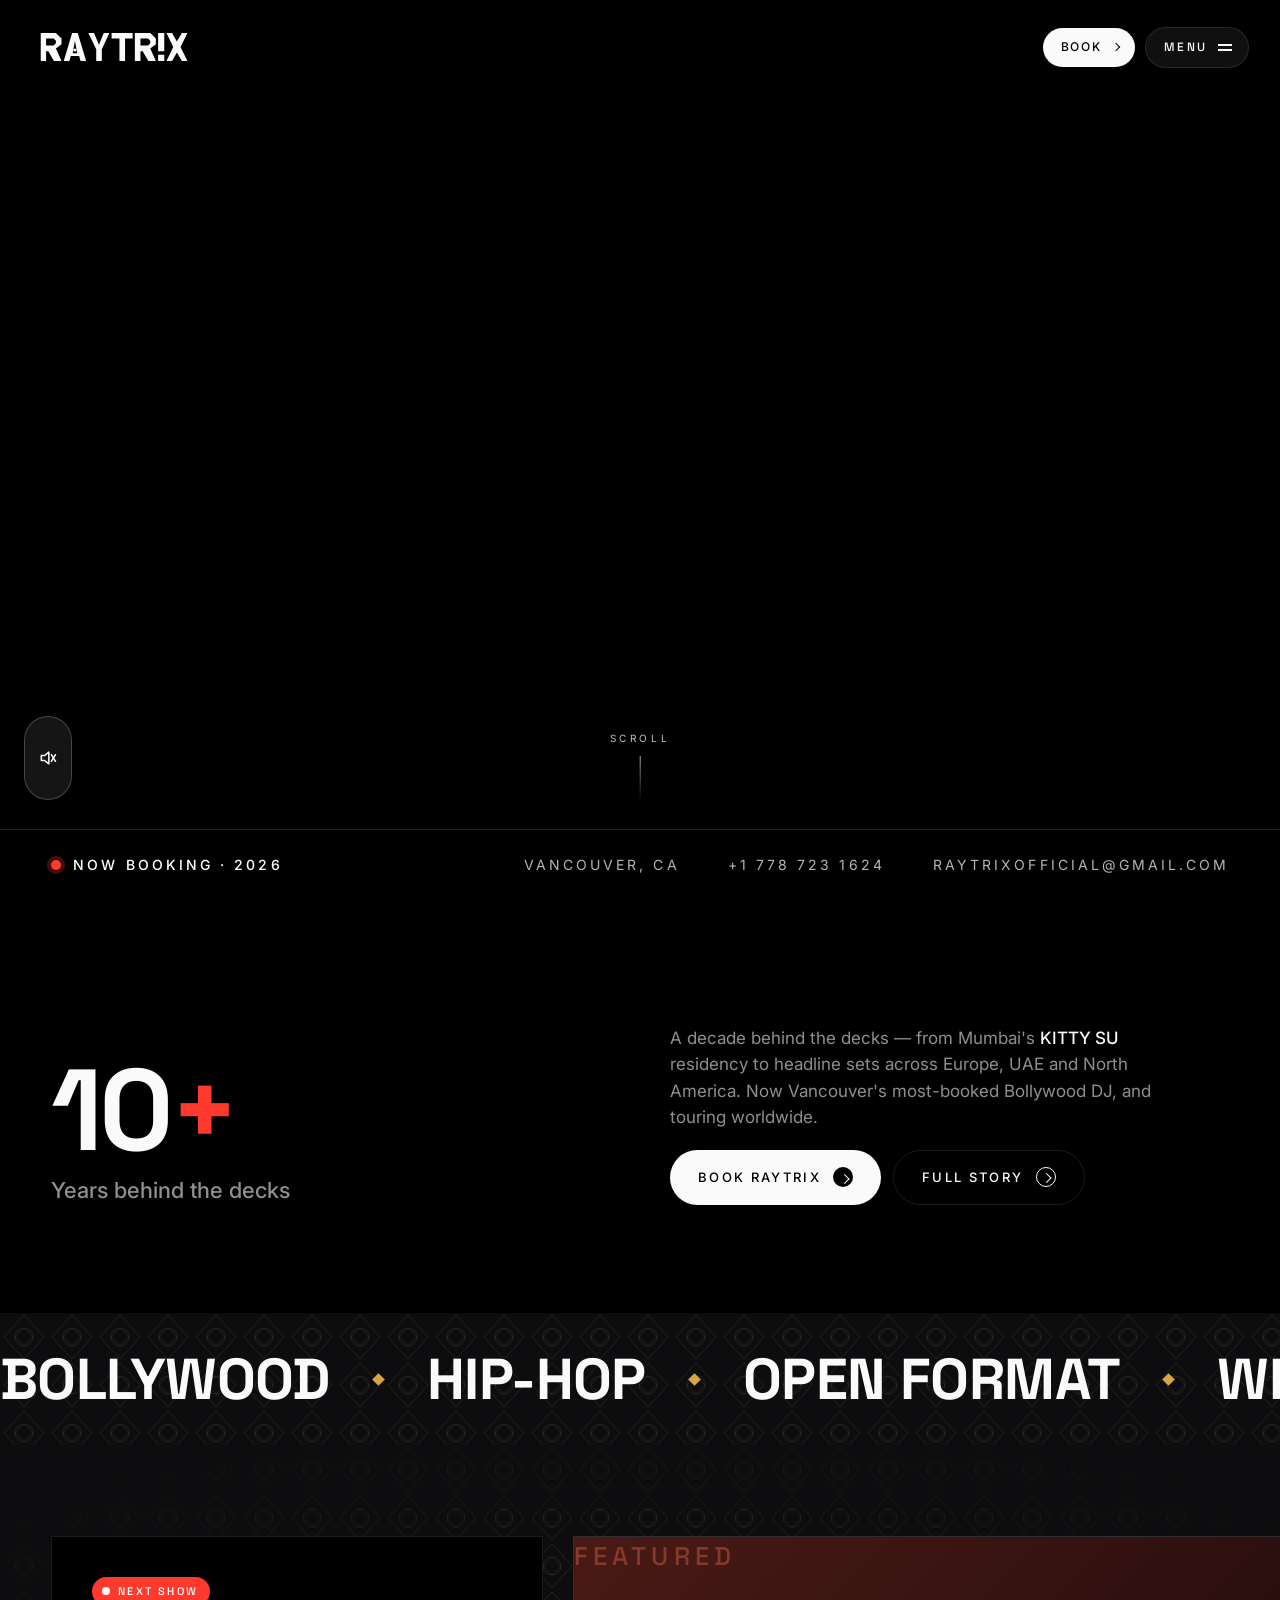
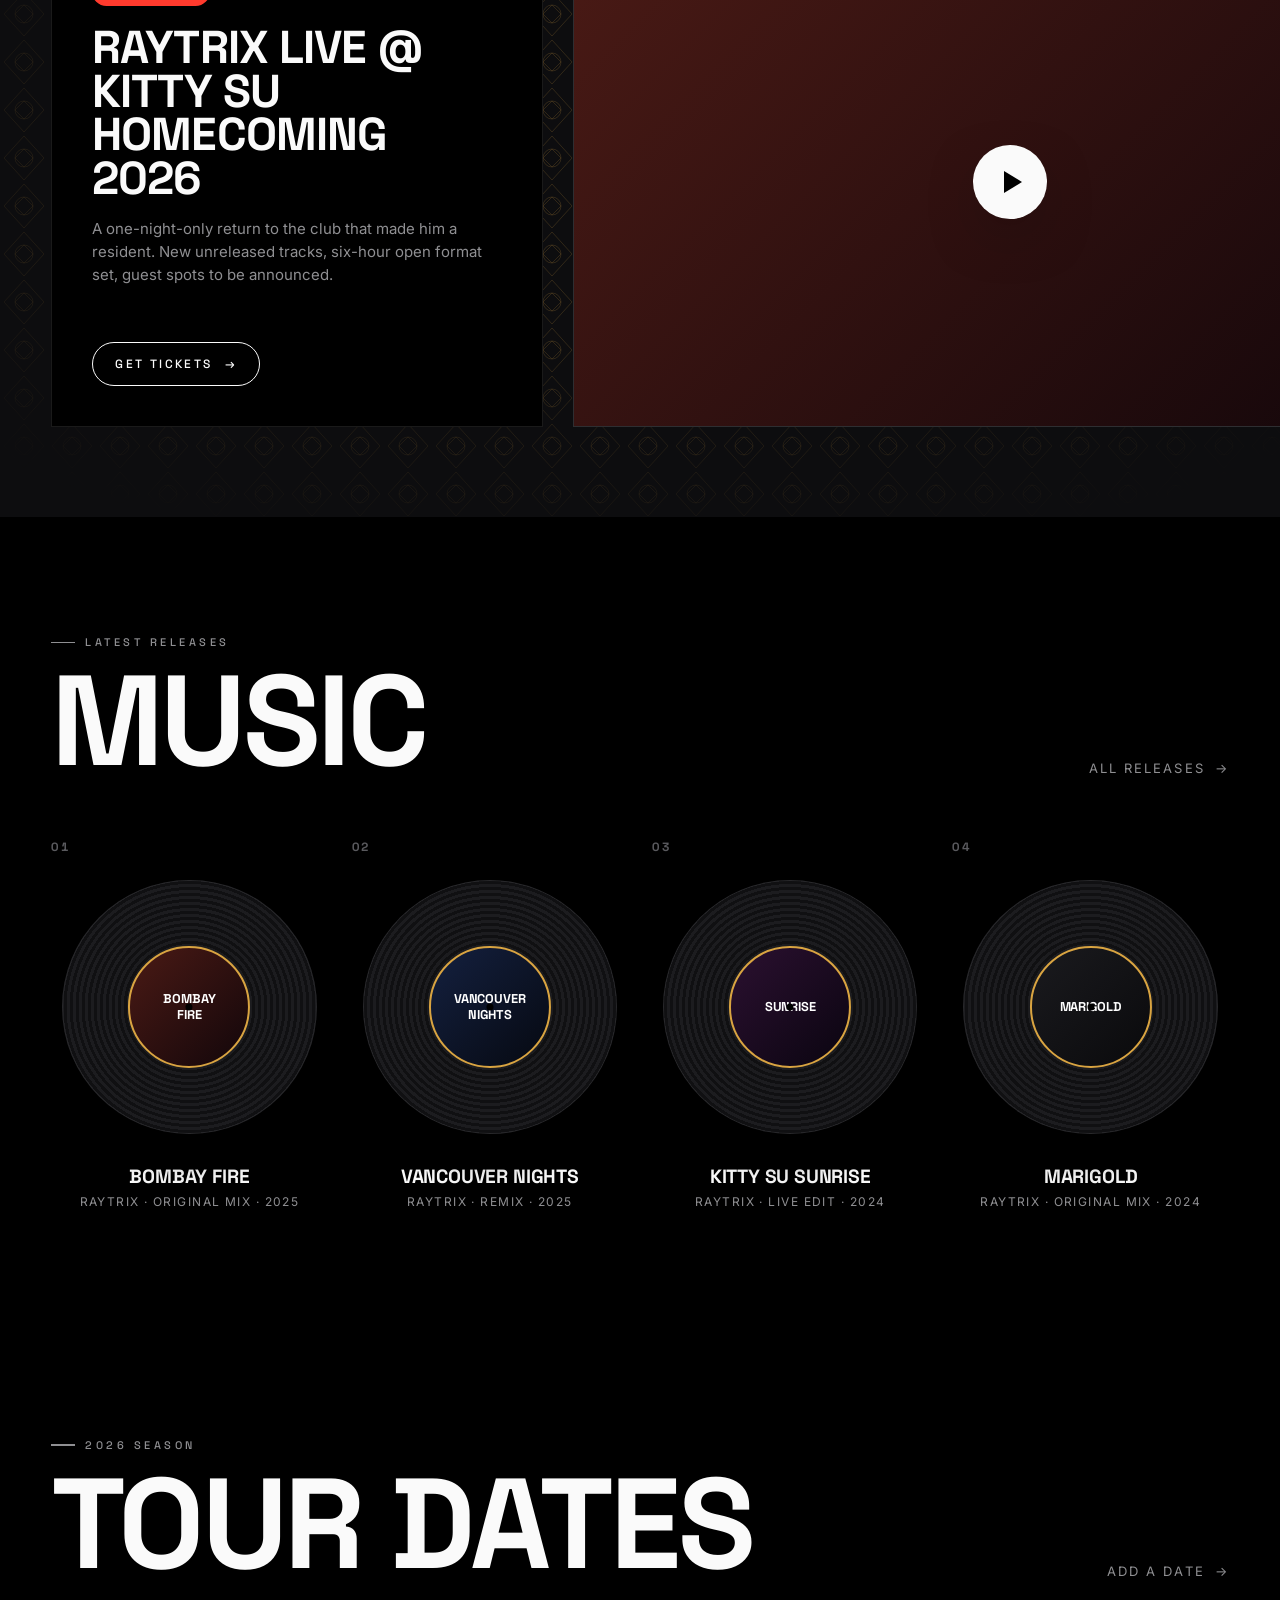
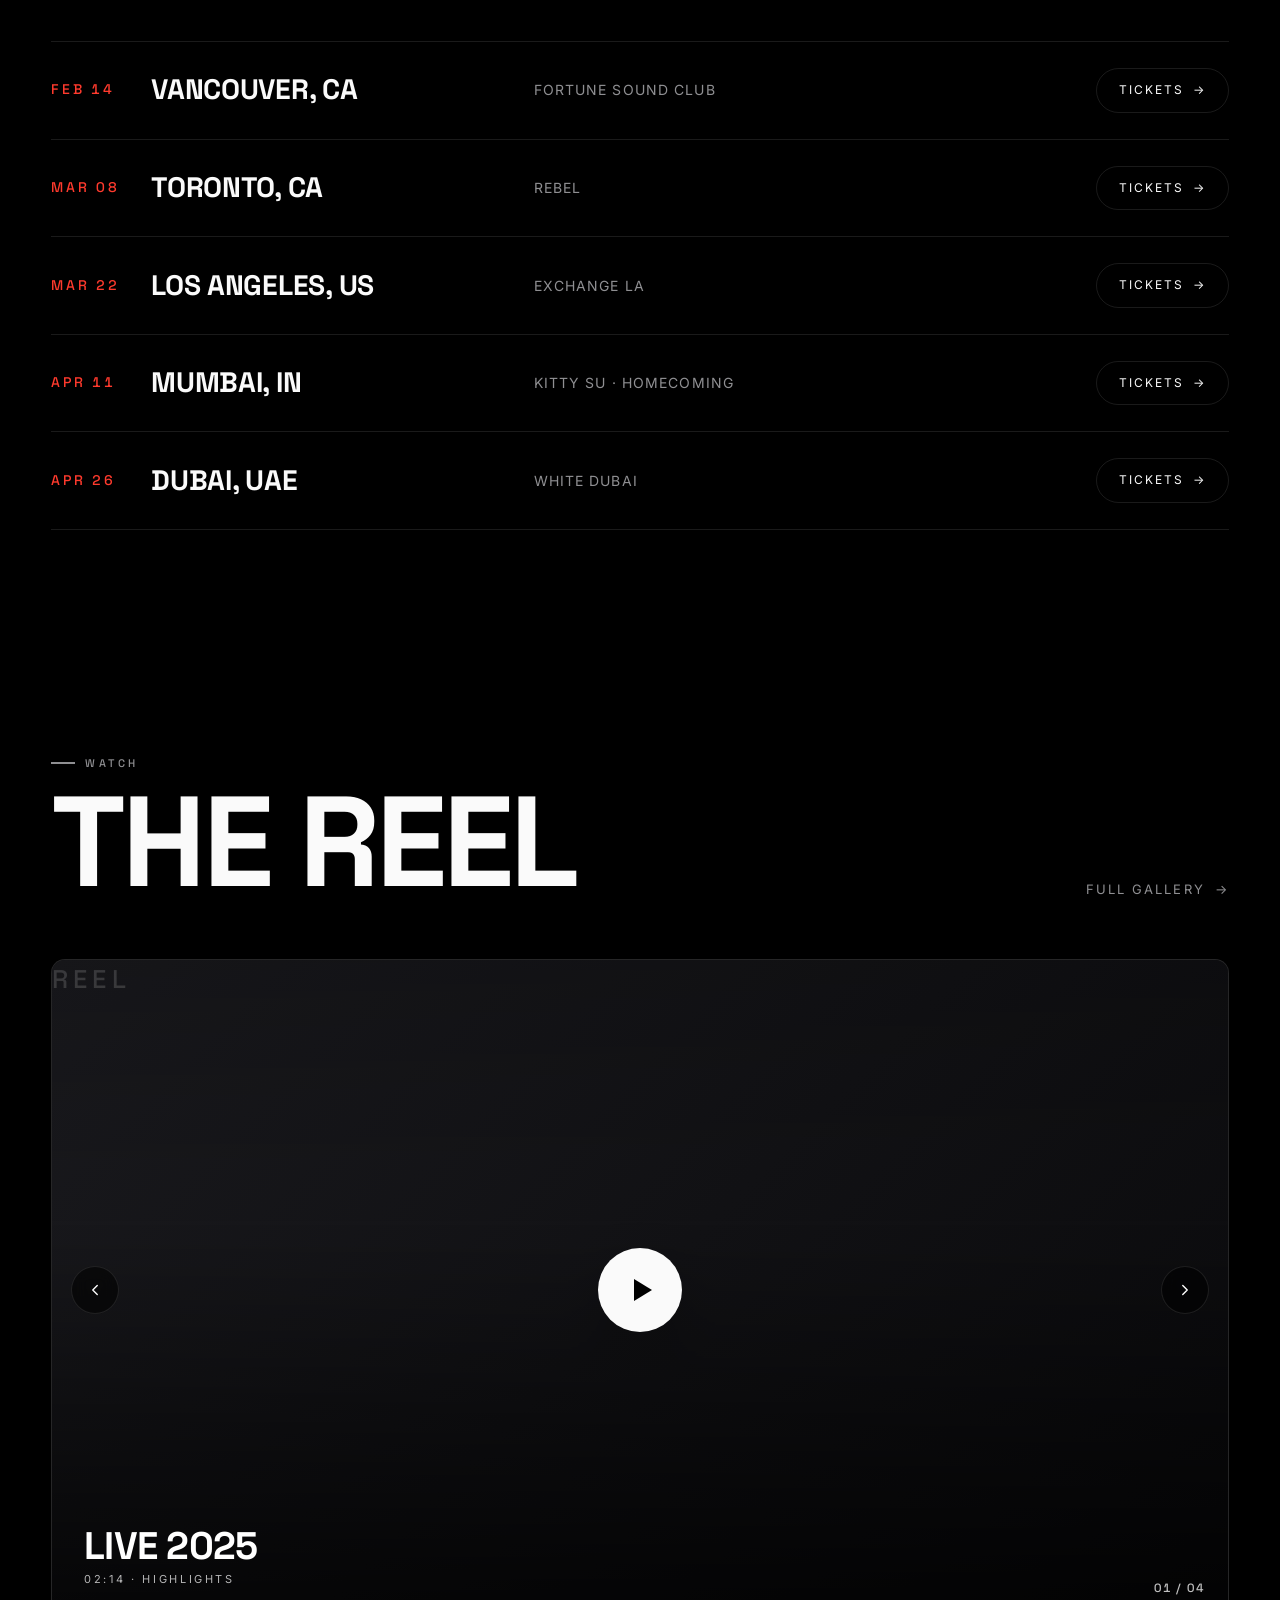
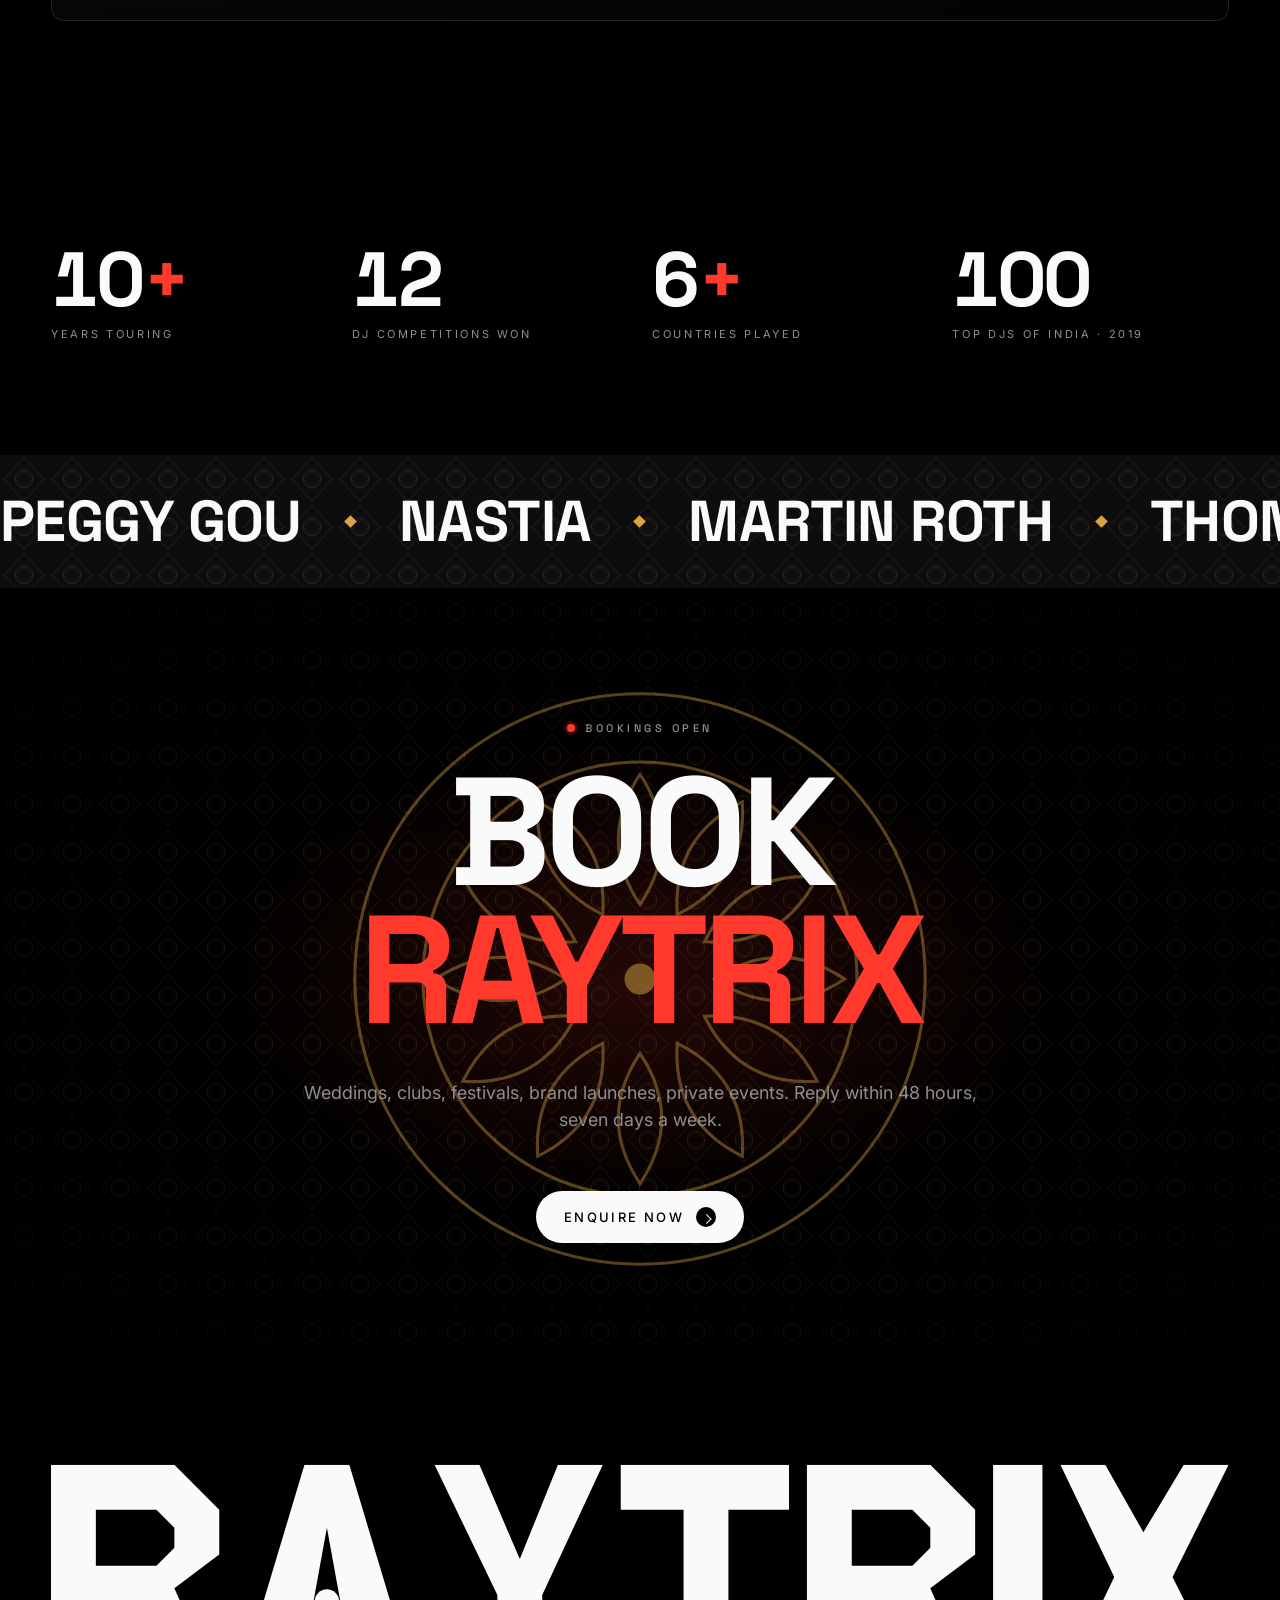
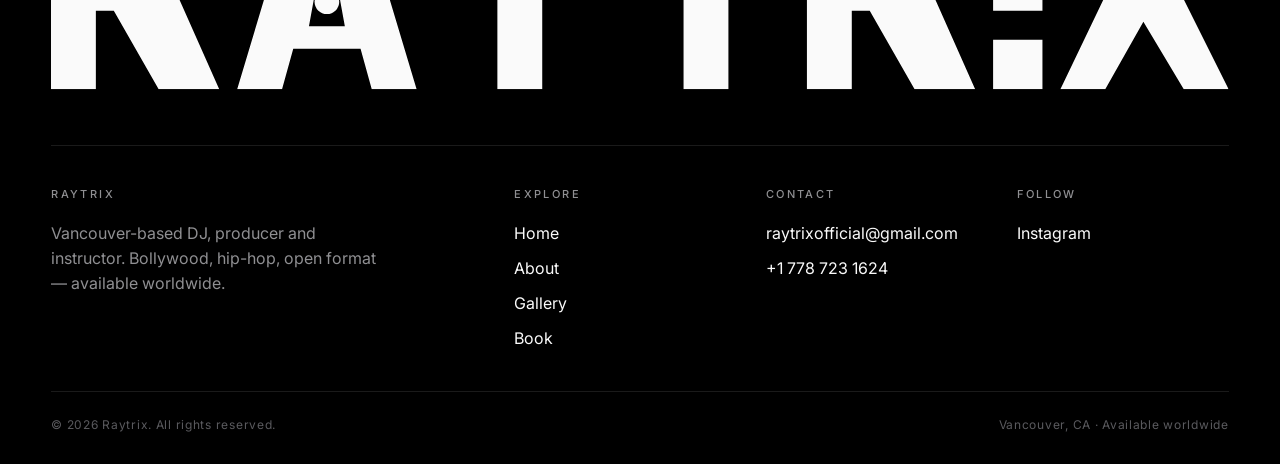
<file: index.html>
<!doctype html>
<html lang="en">
<head>
  <meta charset="utf-8" />
  <meta name="viewport" content="width=device-width, initial-scale=1" />
  <title>RAYTR!X — DJ / Producer / Instructor</title>
  <meta name="description" content="Raytrix is an internationally-touring DJ and producer. Bollywood, hip-hop and open-format sets for clubs, festivals, weddings and celebrity events." />

  <meta property="og:title" content="RAYTR!X — DJ / Producer / Instructor" />
  <meta property="og:description" content="Bollywood, hip-hop, open format. Vancouver-based, available worldwide." />
  <meta property="og:type" content="website" />

  <link rel="preconnect" href="https://fonts.googleapis.com" />
  <link rel="preconnect" href="https://fonts.gstatic.com" crossorigin />
  <link href="https://fonts.googleapis.com/css2?family=Inter:wght@400;500;600&family=Space+Grotesk:wght@400;500;700&display=swap" rel="stylesheet" />

  <link rel="stylesheet" href="assets/css/style.css" />
</head>
<body>

  <!-- SVG logo defined once, referenced everywhere via <use href="#raytrix-mark"/> -->
  <svg xmlns="http://www.w3.org/2000/svg" style="display:none" aria-hidden="true">
    <symbol id="raytrix-mark" viewBox="0 0 525 100" fill="currentColor">
      <path fill-rule="evenodd" d="M0,0 L55,0 L75,20 L75,40 L55,55 L75,100 L48,100 L28,65 L20,65 L20,100 L0,100 Z M20,20 L20,45 L47,45 L55,37 L55,28 L47,20 Z"/>
      <path fill-rule="evenodd" d="M83,100 L113,0 L133,0 L163,100 L143,100 L138,82 L108,82 L103,100 Z M115,72 L131,72 L123,28 Z"/>
      <circle cx="123" cy="61" r="5.5"/>
      <path d="M171,0 L191,0 L209,42 L226,0 L246,0 L219,58 L219,100 L199,100 L199,58 Z"/>
      <path d="M254,0 L329,0 L329,20 L302,20 L302,100 L282,100 L282,20 L254,20 Z"/>
      <path fill-rule="evenodd" d="M337,0 L392,0 L412,20 L412,40 L392,55 L412,100 L385,100 L365,65 L357,65 L357,100 L337,100 Z M357,20 L357,45 L384,45 L392,37 L392,28 L384,20 Z"/>
      <path d="M420,0 L442,0 L442,65 L420,65 Z M420,78 L442,78 L442,100 L420,100 Z"/>
      <path d="M450,0 L470,0 L487,30 L505,0 L525,0 L500,50 L525,100 L505,100 L487,70 L470,100 L450,100 L474,50 Z"/>
    </symbol>
  </svg>

  <header class="nav">
    <a href="index.html" class="nav__logo" aria-label="Raytrix — Home">
      <svg class="logo-mark logo-mark--nav" viewBox="0 0 525 100" aria-hidden="true"><use href="#raytrix-mark"/></svg>
    </a>
    <div class="nav__right">
      <a href="contact.html" class="nav__pill">Book <span class="arr"></span></a>
      <button class="nav__menu" aria-label="Open menu">
        <span class="label label-open">Menu</span>
        <span class="label label-close">Close</span>
        <span class="glyph" aria-hidden="true"></span>
      </button>
    </div>
  </header>

  <!-- FULL-SCREEN MENU (Skrillex style) -->
  <div class="menu-overlay" role="dialog" aria-modal="true" aria-label="Site menu">
    <figure class="menu-overlay__photo">
      <!-- TODO: swap for a real portrait shot -->
      <div class="tile tile--n" style="--r: 3/4;">Portrait</div>
      <figcaption class="menu-overlay__caption">
        <span class="p">Raytrix · Live 2025</span>
        <span>Vancouver</span>
      </figcaption>
    </figure>

    <nav class="menu-overlay__nav">
      <a href="index.html" class="menu-item is-active">
        <span class="menu-item__num">I</span>
        <span class="menu-item__label">Home</span>
        <span class="menu-item__sub"></span>
      </a>
      <a href="about.html" class="menu-item">
        <span class="menu-item__num">II</span>
        <span class="menu-item__label">About</span>
        <span class="menu-item__sub">The story</span>
      </a>
      <a href="gallery.html" class="menu-item">
        <span class="menu-item__num">III</span>
        <span class="menu-item__label">Gallery</span>
        <span class="menu-item__sub">Photos &amp; video</span>
      </a>
      <a href="contact.html" class="menu-item">
        <span class="menu-item__num">IV</span>
        <span class="menu-item__label">Book</span>
        <span class="menu-item__sub">Enquire now</span>
      </a>
    </nav>

    <div class="menu-overlay__foot">
      <span>Vancouver · Worldwide</span>
      <div class="menu-overlay__socials">
        <a href="https://www.instagram.com/raytrixofficial/" target="_blank" rel="noopener">Instagram</a>
        <a href="mailto:raytrixofficial@gmail.com">Email</a>
        <a href="tel:+17787231624">+1 778 723 1624</a>
      </div>
    </div>
  </div>

  <!--
    HERO — video-first. Real deploy: uncomment the <video> below (with a
    real assets/video/hero.mp4 + assets/img/hero-poster.jpg) and remove
    the hero__video--placeholder class so the ambient gradient goes away.
  -->
  <section class="hero">
    <div class="hero__video" aria-hidden="true">
      <video autoplay muted loop playsinline><source src="assets/video/reel.mp4" type="video/mp4"></video>
    </div>
    <div class="hero__scrim"></div>

    <h1 class="sr-only">RAYTR!X — DJ &amp; Producer</h1>

    <button class="hero__sound" aria-label="Unmute" title="Sound">
      <svg viewBox="0 0 24 24" fill="none" stroke="currentColor" stroke-width="1.8" stroke-linecap="round" stroke-linejoin="round">
        <path d="M4 9 h4 l5 -4 v14 l-5 -4 H4 z"/>
        <line x1="16" y1="8" x2="21" y2="16"/>
        <line x1="21" y1="8" x2="16" y2="16"/>
      </svg>
    </button>

    <div class="hero__scroll" aria-hidden="true">
      <span>Scroll</span>
      <span class="line"></span>
    </div>

    <div class="hero__ticker">
      <span class="live">Now booking · 2026</span>
      <div class="cols">
        <span>Vancouver, CA</span>
        <span>+1 778 723 1624</span>
        <span>raytrixofficial@gmail.com</span>
      </div>
    </div>
  </section>

  <!-- INTRO BLOCK — first content after the video hero -->
  <section class="hero-intro">
    <div class="hero-intro__grid reveal-lines">
      <div class="hero-intro__stat">
        <h2 class="hero-intro__title">10<span class="accent">+</span><span class="hero-intro__title-sub">Years behind the decks</span></h2>
      </div>
      <div>
        <p class="hero-intro__meta">A decade behind the decks — from Mumbai's <strong>KITTY SU</strong> residency to headline sets across Europe, UAE and North America. Now Vancouver's most-booked Bollywood DJ, and touring worldwide.</p>
        <div class="hero-intro__cta">
          <a href="contact.html" class="btn">Book Raytrix <span class="arr"></span></a>
          <a href="about.html" class="btn btn--ghost">Full story <span class="arr"></span></a>
        </div>
      </div>
    </div>
  </section>

  <!-- MARQUEE -->
  <section class="marquee" aria-hidden="true">
    <div class="marquee__track">
      <span>Bollywood</span><span class="dot"></span><span>Hip-Hop</span><span class="dot"></span><span>Open Format</span><span class="dot"></span><span>Weddings</span><span class="dot"></span><span>Clubs</span><span class="dot"></span><span>Festivals</span><span class="dot"></span><span>Private Events</span><span class="dot"></span>
      <span>Bollywood</span><span class="dot"></span><span>Hip-Hop</span><span class="dot"></span><span>Open Format</span><span class="dot"></span><span>Weddings</span><span class="dot"></span><span>Clubs</span><span class="dot"></span><span>Festivals</span><span class="dot"></span><span>Private Events</span><span class="dot"></span>
    </div>
  </section>

  <!-- FEATURED SHOW — the next big event -->
  <section class="featured">
    <div class="featured__grid reveal-lines">
      <div class="featured__card">
        <div>
          <span class="featured__badge">Next Show</span>
          <h2 class="featured__title">Raytrix Live @ KITTY SU Homecoming 2026</h2>
          <p class="featured__caption">A one-night-only return to the club that made him a resident. New unreleased tracks, six-hour open format set, guest spots to be announced.</p>
        </div>
        <a href="contact.html" class="featured__cta">Get Tickets</a>
      </div>
      <div class="featured__media" data-video="assets/video/next-show.mp4">
        <div class="tile tile--r" style="--r: 16/9;">Featured</div>
        <button class="play-btn" aria-label="Play show trailer"></button>
      </div>
    </div>
  </section>

  <!-- MUSIC -->
  <section class="section">
    <div class="container">
      <div class="section__head reveal-lines">
        <div>
          <span class="eyebrow">Latest releases</span>
          <h2 class="h-xl mt-1">Music</h2>
        </div>
        <a href="#" class="more">All releases</a>
      </div>

      <!-- TODO: point each card at the real Spotify/SoundCloud/Apple Music track -->
      <div class="music-row reveal-lines">
        <article class="music-card">
          <span class="music-card__num">01</span>
          <a href="#" class="music-card__art">
            <div class="music-card__disc">
              <div class="music-card__label music-card__label--r"><span>Bombay Fire</span></div>
            </div>
            <span class="music-card__play" aria-hidden="true"></span>
          </a>
          <h3 class="music-card__title">Bombay Fire</h3>
          <div class="music-card__meta">Raytrix · Original Mix · 2025</div>
        </article>
        <article class="music-card">
          <span class="music-card__num">02</span>
          <a href="#" class="music-card__art">
            <div class="music-card__disc">
              <div class="music-card__label music-card__label--b"><span>Vancouver Nights</span></div>
            </div>
            <span class="music-card__play" aria-hidden="true"></span>
          </a>
          <h3 class="music-card__title">Vancouver Nights</h3>
          <div class="music-card__meta">Raytrix · Remix · 2025</div>
        </article>
        <article class="music-card">
          <span class="music-card__num">03</span>
          <a href="#" class="music-card__art">
            <div class="music-card__disc">
              <div class="music-card__label music-card__label--v"><span>Sunrise</span></div>
            </div>
            <span class="music-card__play" aria-hidden="true"></span>
          </a>
          <h3 class="music-card__title">KITTY SU Sunrise</h3>
          <div class="music-card__meta">Raytrix · Live Edit · 2024</div>
        </article>
        <article class="music-card">
          <span class="music-card__num">04</span>
          <a href="#" class="music-card__art">
            <div class="music-card__disc">
              <div class="music-card__label music-card__label--n"><span>Marigold</span></div>
            </div>
            <span class="music-card__play" aria-hidden="true"></span>
          </a>
          <h3 class="music-card__title">Marigold</h3>
          <div class="music-card__meta">Raytrix · Original Mix · 2024</div>
        </article>
      </div>
    </div>
  </section>

  <!-- TOUR DATES -->
  <section class="section">
    <div class="container">
      <div class="section__head reveal-lines">
        <div>
          <span class="eyebrow">2026 Season</span>
          <h2 class="h-xl mt-1">Tour Dates</h2>
        </div>
        <a href="contact.html" class="more">Add a date</a>
      </div>

      <div class="tour-list reveal-lines">
        <div class="tour-row">
          <span class="tour-row__date">Feb 14</span>
          <span class="tour-row__city">Vancouver, CA</span>
          <span class="tour-row__venue">Fortune Sound Club</span>
          <a href="#" class="tour-row__cta">Tickets</a>
        </div>
        <div class="tour-row">
          <span class="tour-row__date">Mar 08</span>
          <span class="tour-row__city">Toronto, CA</span>
          <span class="tour-row__venue">Rebel</span>
          <a href="#" class="tour-row__cta">Tickets</a>
        </div>
        <div class="tour-row">
          <span class="tour-row__date">Mar 22</span>
          <span class="tour-row__city">Los Angeles, US</span>
          <span class="tour-row__venue">Exchange LA</span>
          <a href="#" class="tour-row__cta">Tickets</a>
        </div>
        <div class="tour-row">
          <span class="tour-row__date">Apr 11</span>
          <span class="tour-row__city">Mumbai, IN</span>
          <span class="tour-row__venue">KITTY SU · Homecoming</span>
          <a href="#" class="tour-row__cta">Tickets</a>
        </div>
        <div class="tour-row">
          <span class="tour-row__date">Apr 26</span>
          <span class="tour-row__city">Dubai, UAE</span>
          <span class="tour-row__venue">WHITE Dubai</span>
          <a href="#" class="tour-row__cta">Tickets</a>
        </div>
      </div>
    </div>
  </section>

  <!-- REEL -->
  <section class="section">
    <div class="container">
      <div class="section__head reveal-lines">
        <div>
          <span class="eyebrow">Watch</span>
          <h2 class="h-xl mt-1">The Reel</h2>
        </div>
        <a href="gallery.html" class="more">Full gallery</a>
      </div>

      <div class="slider reveal">
        <div class="slider__track">
          <div class="reel slider__slide is-active" data-video="assets/video/reel.mp4">
            <div class="tile tile--n" style="--r: 16/9; height:100%; width:100%;">Reel</div>
            <button class="play-btn" aria-label="Play"></button>
            <div class="reel__overlay">
              <div>
                <div class="reel__title">Live 2025</div>
                <span class="reel__meta">02:14 · Highlights</span>
              </div>
            </div>
          </div>
          <div class="reel slider__slide">
            <div class="tile tile--n" style="--r: 16/9; height:100%; width:100%;">Video</div>
            <button class="play-btn" aria-label="Play"></button>
            <div class="reel__overlay">
              <div>
                <div class="reel__title">Sunset Rooftop</div>
                <span class="reel__meta">Vancouver · 2025</span>
              </div>
            </div>
          </div>
          <div class="reel slider__slide" data-video="assets/video/wedding.mp4">
            <div class="tile tile--r" style="--r: 16/9; height:100%; width:100%;">Video</div>
            <button class="play-btn" aria-label="Play"></button>
            <div class="reel__overlay">
              <div>
                <div class="reel__title">Wedding Reception</div>
                <span class="reel__meta">Whistler · 2025</span>
              </div>
            </div>
          </div>
          <div class="reel slider__slide" data-video="assets/video/kittysu.mp4">
            <div class="tile tile--b" style="--r: 16/9; height:100%; width:100%;">Video</div>
            <button class="play-btn" aria-label="Play"></button>
            <div class="reel__overlay">
              <div>
                <div class="reel__title">KITTY SU Throwback</div>
                <span class="reel__meta">Mumbai · 2022</span>
              </div>
            </div>
          </div>
        </div>
        <button class="slider__arrow slider__arrow--prev" aria-label="Previous video">
          <svg viewBox="0 0 24 24" fill="none" stroke="currentColor" stroke-width="1.8" stroke-linecap="round" stroke-linejoin="round"><path d="M15 6 L9 12 L15 18"/></svg>
        </button>
        <button class="slider__arrow slider__arrow--next" aria-label="Next video">
          <svg viewBox="0 0 24 24" fill="none" stroke="currentColor" stroke-width="1.8" stroke-linecap="round" stroke-linejoin="round"><path d="M9 6 L15 12 L9 18"/></svg>
        </button>
        <div class="slider__counter"><span class="slider__counter-current">01</span> / 04</div>
      </div>
    </div>
  </section>

  <!-- STATS -->
  <section class="section section--tight">
    <div class="container">
      <div class="stats reveal-lines">
        <div><div class="n">10<span class="accent">+</span></div><span class="l">Years touring</span></div>
        <div><div class="n">12</div><span class="l">DJ competitions won</span></div>
        <div><div class="n">6<span class="accent">+</span></div><span class="l">Countries played</span></div>
        <div><div class="n">100</div><span class="l">Top DJs of India · 2019</span></div>
      </div>
    </div>
  </section>

  <!-- ACT MARQUEE -->
  <section class="marquee marquee--reverse" aria-hidden="true">
    <div class="marquee__track">
      <span>Peggy Gou</span><span class="dot"></span><span>Nastia</span><span class="dot"></span><span>Martin Roth</span><span class="dot"></span><span>Thomas Gold</span><span class="dot"></span><span>EDX</span><span class="dot"></span><span>Danny Avila</span><span class="dot"></span><span>Tujamo</span><span class="dot"></span><span>Dirtcaps</span><span class="dot"></span><span>Tavi Castro</span><span class="dot"></span>
      <span>Peggy Gou</span><span class="dot"></span><span>Nastia</span><span class="dot"></span><span>Martin Roth</span><span class="dot"></span><span>Thomas Gold</span><span class="dot"></span><span>EDX</span><span class="dot"></span><span>Danny Avila</span><span class="dot"></span><span>Tujamo</span><span class="dot"></span><span>Dirtcaps</span><span class="dot"></span><span>Tavi Castro</span><span class="dot"></span>
    </div>
  </section>

  <!-- CTA BLOCK -->
  <section class="cta-block">
    <div class="container reveal-lines">
      <span class="eyebrow eyebrow--dot" style="justify-content:center;">Bookings open</span>
      <h2 class="display mt-2">Book<br><span class="accent">Raytrix</span></h2>
      <p class="body-lg mt-3" style="margin-inline:auto; text-align:center;">Weddings, clubs, festivals, brand launches, private events. Reply within 48 hours, seven days a week.</p>
      <a href="contact.html" class="btn mt-3">Enquire now <span class="arr"></span></a>
    </div>
  </section>

  <!-- FOOTER -->
  <footer class="footer">
    <div class="footer__super" aria-hidden="true"><svg class="logo-mark logo-mark--footer" viewBox="0 0 525 100"><use href="#raytrix-mark"/></svg></div>
    <div class="footer__grid">
      <div class="footer__intro">
        <h5>Raytrix</h5>
        <p>Vancouver-based DJ, producer and instructor. Bollywood, hip-hop, open format — available worldwide.</p>
      </div>
      <div>
        <h5>Explore</h5>
        <ul>
          <li><a href="index.html">Home</a></li>
          <li><a href="about.html">About</a></li>
          <li><a href="gallery.html">Gallery</a></li>
          <li><a href="contact.html">Book</a></li>
        </ul>
      </div>
      <div>
        <h5>Contact</h5>
        <ul>
          <li><a href="mailto:raytrixofficial@gmail.com">raytrixofficial@gmail.com</a></li>
          <li><a href="tel:+17787231624">+1 778 723 1624</a></li>
        </ul>
      </div>
      <div>
        <h5>Follow</h5>
        <ul>
          <li><a href="https://www.instagram.com/raytrixofficial/" target="_blank" rel="noopener">Instagram</a></li>
        </ul>
      </div>
    </div>
    <div class="footer__bottom">
      <span>© <span id="yr">2026</span> Raytrix. All rights reserved.</span>
      <span>Vancouver, CA · Available worldwide</span>
    </div>
  </footer>

  <script src="assets/js/main.js" defer></script>
</body>
</html>
</file>
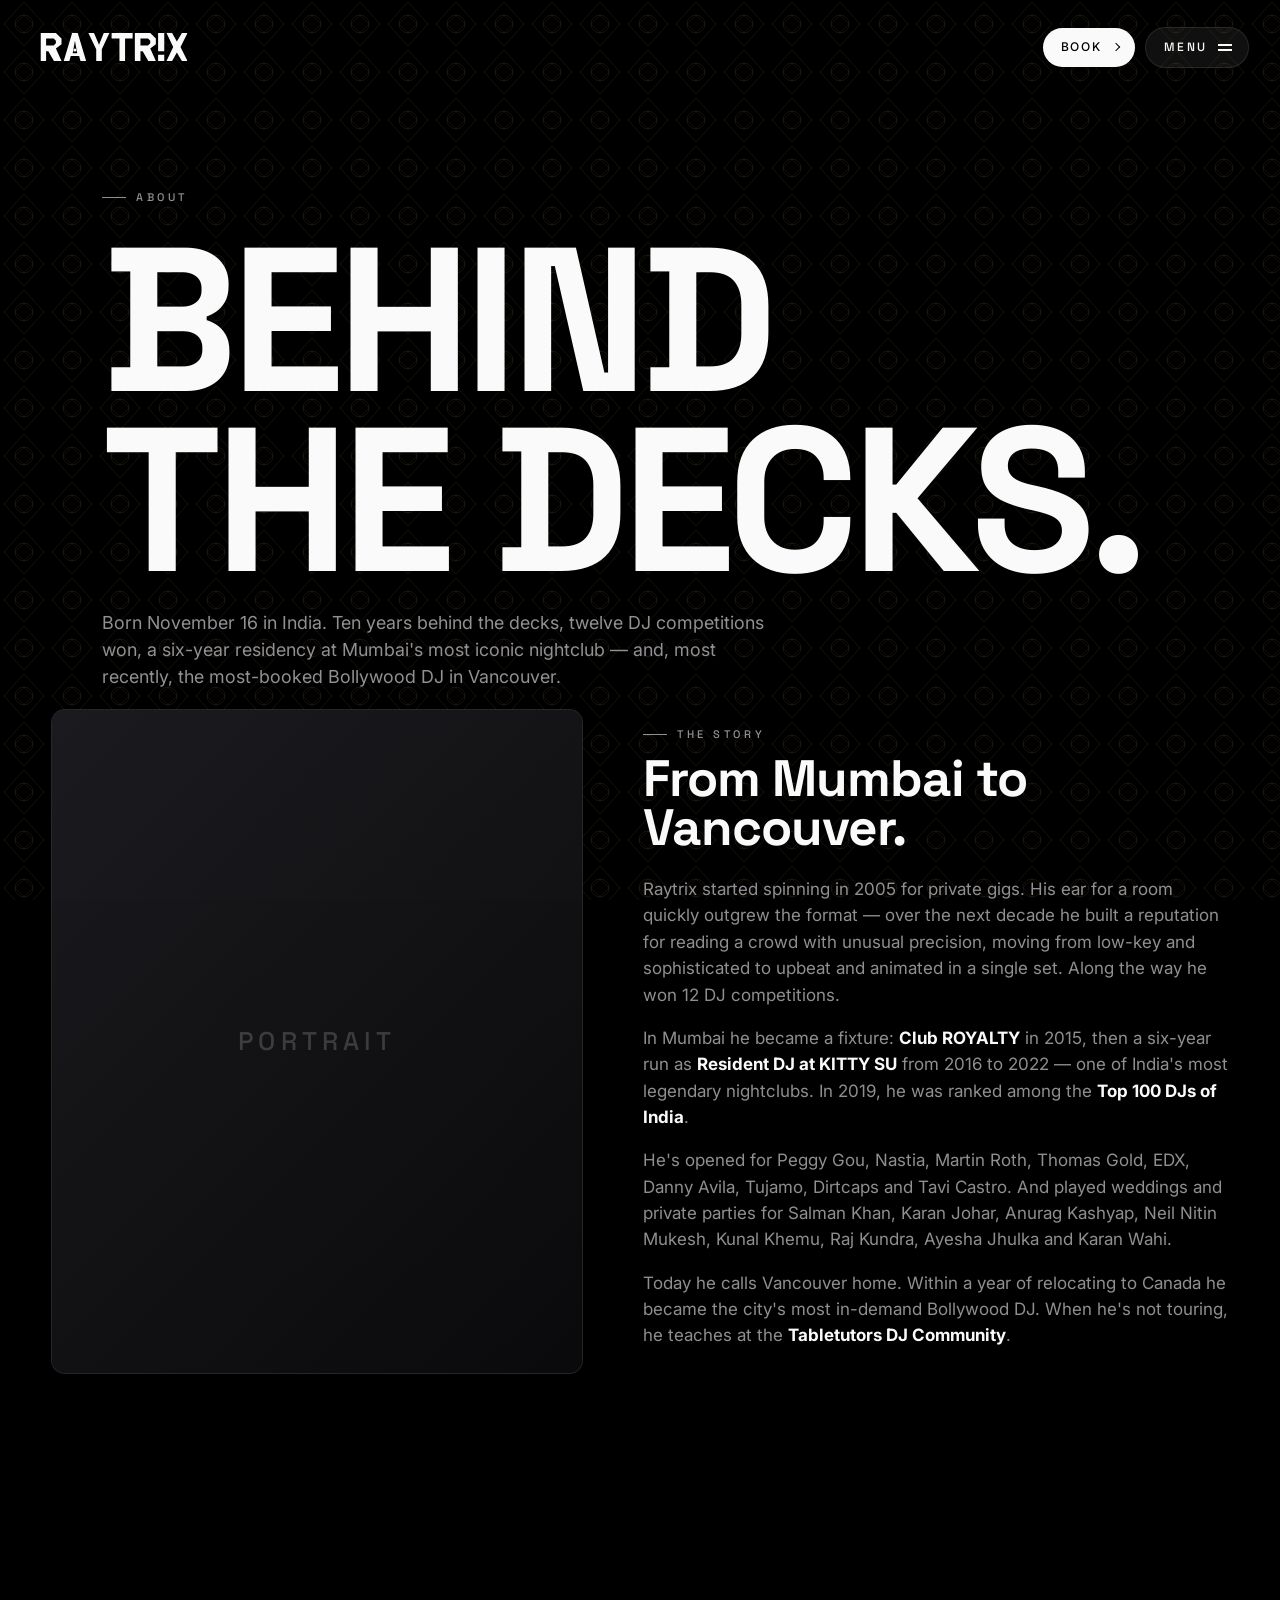
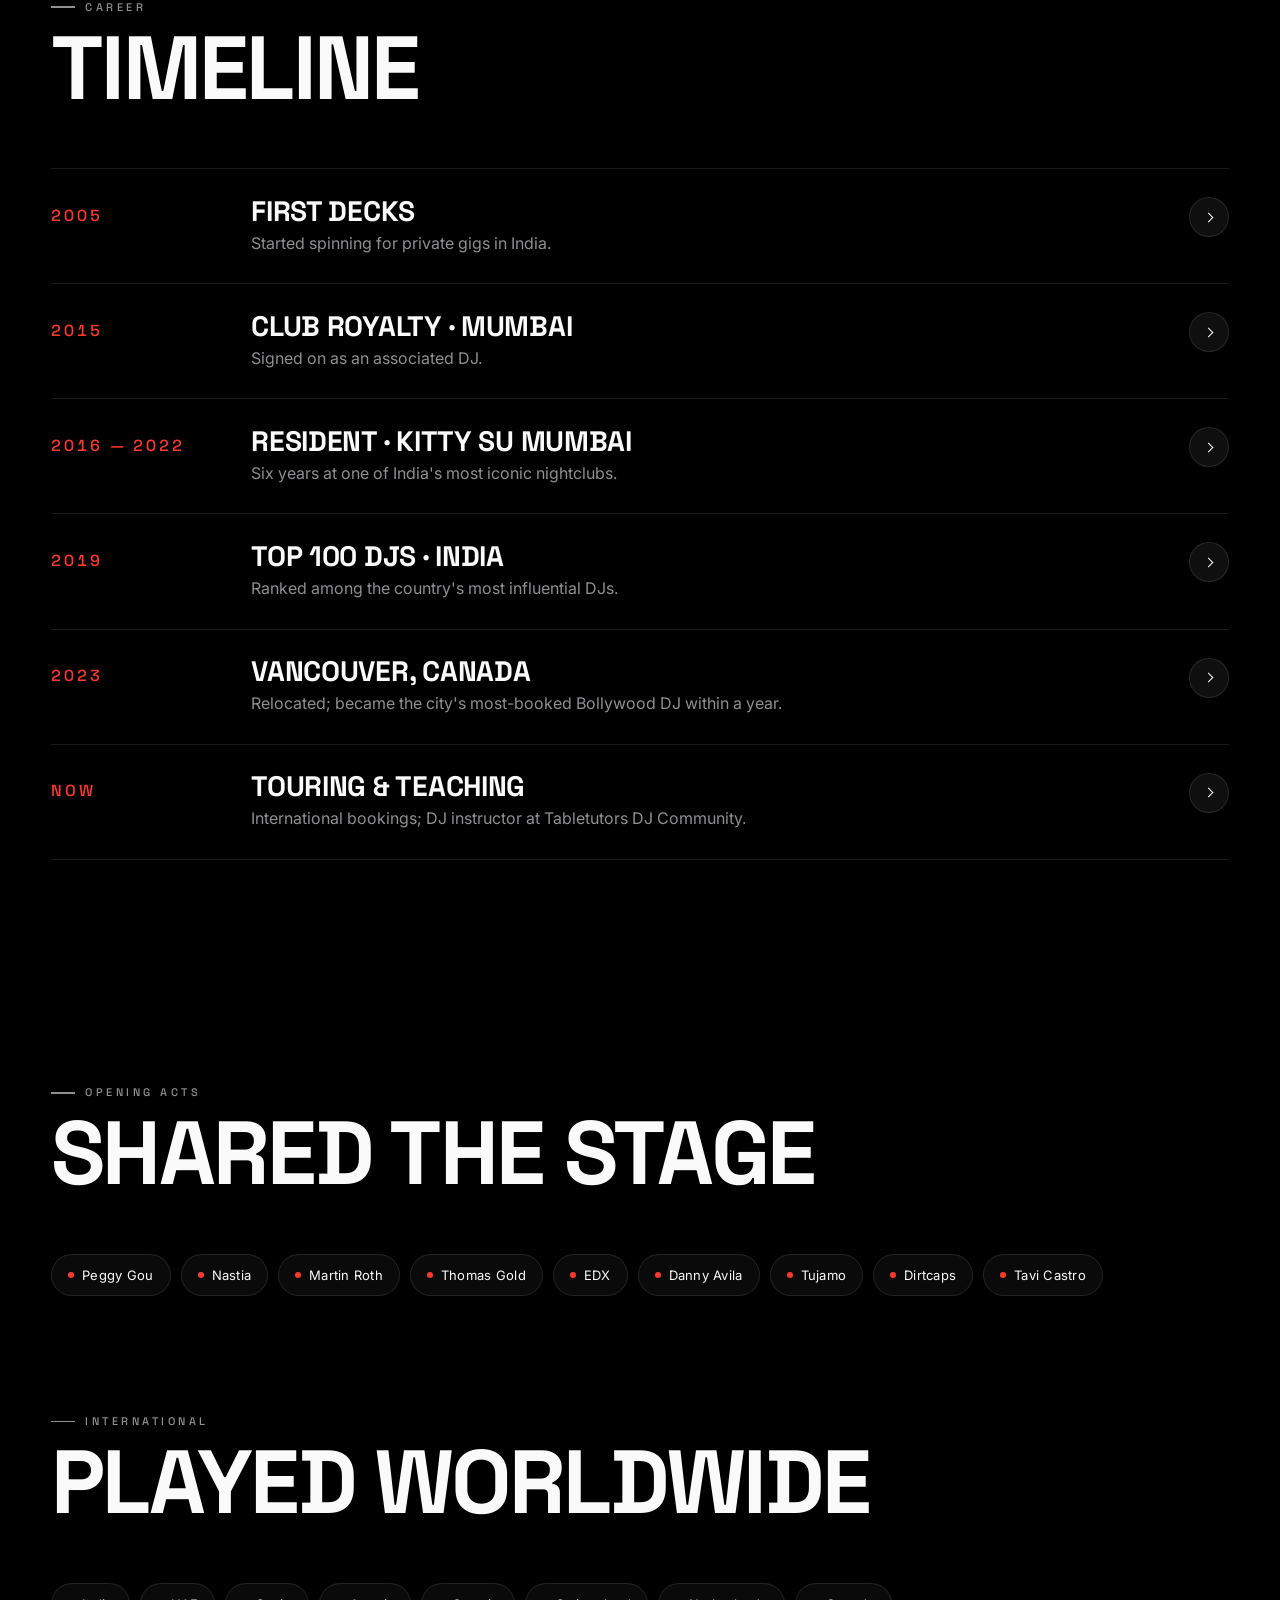
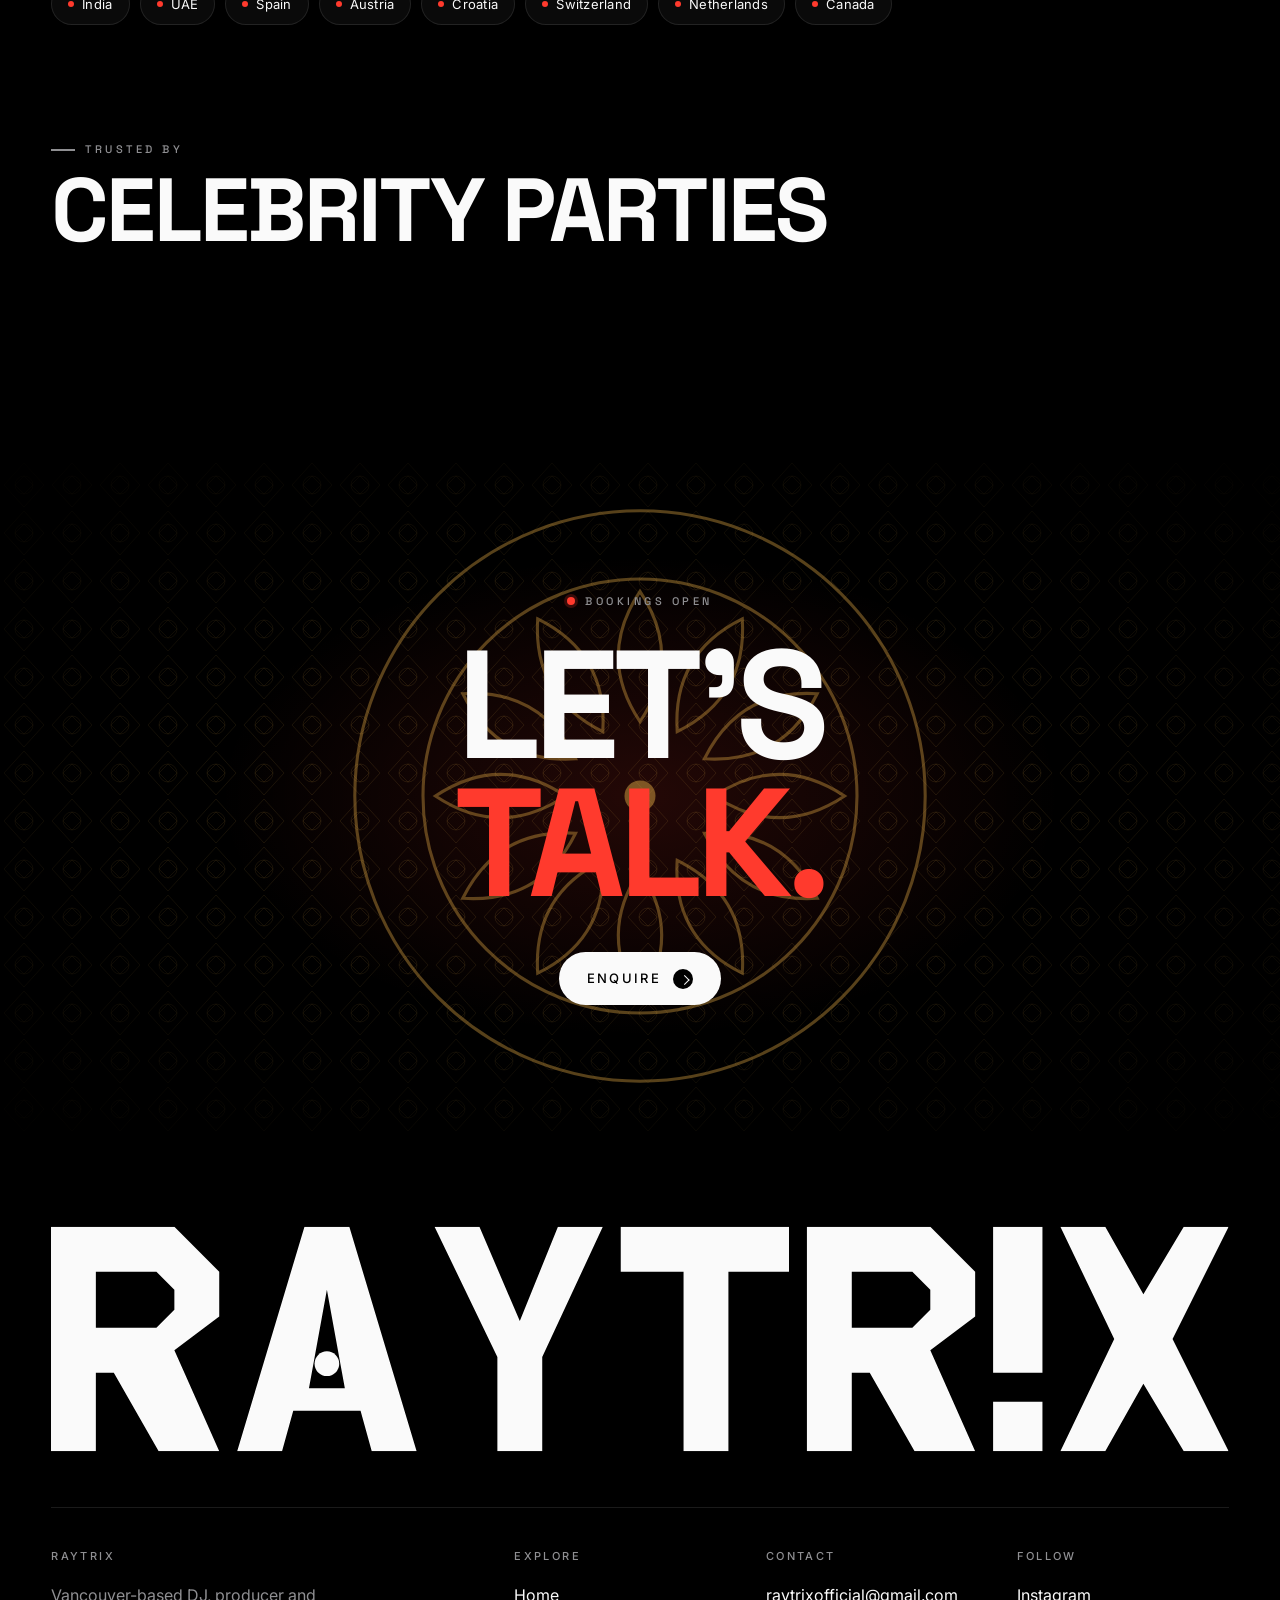
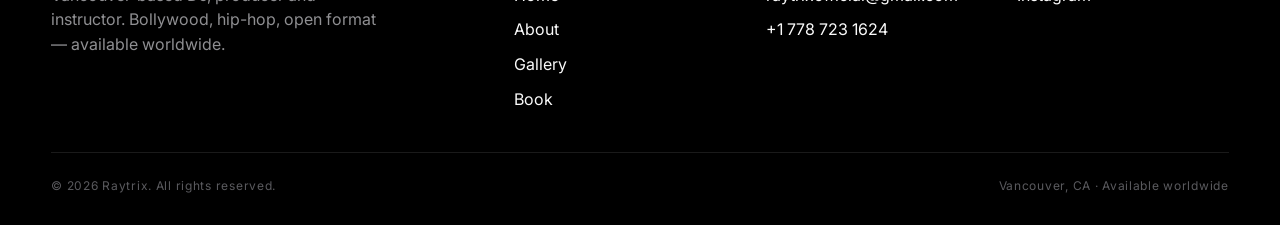
<file: about.html>
<!doctype html>
<html lang="en">
<head>
  <meta charset="utf-8" />
  <meta name="viewport" content="width=device-width, initial-scale=1" />
  <title>About — RAYTR!X</title>
  <meta name="description" content="Raytrix — a decade behind the decks, from a six-year residency at Mumbai's KITTY SU to Vancouver's most-booked Bollywood DJ." />

  <link rel="preconnect" href="https://fonts.googleapis.com" />
  <link rel="preconnect" href="https://fonts.gstatic.com" crossorigin />
  <link href="https://fonts.googleapis.com/css2?family=Inter:wght@400;500;600&family=Space+Grotesk:wght@400;500;700&display=swap" rel="stylesheet" />

  <link rel="stylesheet" href="assets/css/style.css" />
</head>
<body>

  <!-- SVG logo defined once, referenced everywhere via <use href="#raytrix-mark"/> -->
  <svg xmlns="http://www.w3.org/2000/svg" style="display:none" aria-hidden="true">
    <symbol id="raytrix-mark" viewBox="0 0 525 100" fill="currentColor">
      <path fill-rule="evenodd" d="M0,0 L55,0 L75,20 L75,40 L55,55 L75,100 L48,100 L28,65 L20,65 L20,100 L0,100 Z M20,20 L20,45 L47,45 L55,37 L55,28 L47,20 Z"/>
      <path fill-rule="evenodd" d="M83,100 L113,0 L133,0 L163,100 L143,100 L138,82 L108,82 L103,100 Z M115,72 L131,72 L123,28 Z"/>
      <circle cx="123" cy="61" r="5.5"/>
      <path d="M171,0 L191,0 L209,42 L226,0 L246,0 L219,58 L219,100 L199,100 L199,58 Z"/>
      <path d="M254,0 L329,0 L329,20 L302,20 L302,100 L282,100 L282,20 L254,20 Z"/>
      <path fill-rule="evenodd" d="M337,0 L392,0 L412,20 L412,40 L392,55 L412,100 L385,100 L365,65 L357,65 L357,100 L337,100 Z M357,20 L357,45 L384,45 L392,37 L392,28 L384,20 Z"/>
      <path d="M420,0 L442,0 L442,65 L420,65 Z M420,78 L442,78 L442,100 L420,100 Z"/>
      <path d="M450,0 L470,0 L487,30 L505,0 L525,0 L500,50 L525,100 L505,100 L487,70 L470,100 L450,100 L474,50 Z"/>
    </symbol>
  </svg>

  <header class="nav">
    <a href="index.html" class="nav__logo" aria-label="Raytrix — Home">
      <svg class="logo-mark logo-mark--nav" viewBox="0 0 525 100" aria-hidden="true"><use href="#raytrix-mark"/></svg>
    </a>
    <div class="nav__right">
      <a href="contact.html" class="nav__pill">Book <span class="arr"></span></a>
      <button class="nav__menu" aria-label="Open menu">
        <span class="label label-open">Menu</span>
        <span class="label label-close">Close</span>
        <span class="glyph" aria-hidden="true"></span>
      </button>
    </div>
  </header>

  <div class="menu-overlay" role="dialog" aria-modal="true" aria-label="Site menu">
    <figure class="menu-overlay__photo">
      <div class="tile tile--n" style="--r: 3/4;">Portrait</div>
      <figcaption class="menu-overlay__caption">
        <span class="p">Raytrix · Live 2025</span>
        <span>Vancouver</span>
      </figcaption>
    </figure>

    <nav class="menu-overlay__nav">
      <a href="index.html" class="menu-item">
        <span class="menu-item__num">I</span>
        <span class="menu-item__label">Home</span>
        <span class="menu-item__sub"></span>
      </a>
      <a href="about.html" class="menu-item is-active">
        <span class="menu-item__num">II</span>
        <span class="menu-item__label">About</span>
        <span class="menu-item__sub">The story</span>
      </a>
      <a href="gallery.html" class="menu-item">
        <span class="menu-item__num">III</span>
        <span class="menu-item__label">Gallery</span>
        <span class="menu-item__sub">Photos &amp; video</span>
      </a>
      <a href="contact.html" class="menu-item">
        <span class="menu-item__num">IV</span>
        <span class="menu-item__label">Book</span>
        <span class="menu-item__sub">Enquire now</span>
      </a>
    </nav>

    <div class="menu-overlay__foot">
      <span>Vancouver · Worldwide</span>
      <div class="menu-overlay__socials">
        <a href="https://www.instagram.com/raytrixofficial/" target="_blank" rel="noopener">Instagram</a>
        <a href="mailto:raytrixofficial@gmail.com">Email</a>
        <a href="tel:+17787231624">+1 778 723 1624</a>
      </div>
    </div>
  </div>

  <section class="page-hero">
    <div class="container reveal-lines">
      <span class="eyebrow">About</span>
      <h1 class="display h-xxl mt-2">Behind<br>The Decks.</h1>
      <p class="body-lg mt-3">Born November 16 in India. Ten years behind the decks, twelve DJ competitions won, a six-year residency at Mumbai's most iconic nightclub — and, most recently, the most-booked Bollywood DJ in Vancouver.</p>
    </div>
  </section>

  <section class="section" style="padding-top:0;">
    <div class="container">
      <div class="split">
        <div class="split__media reveal"><div class="tile tile--n" style="--r: 4/5;">Portrait</div></div>
        <div class="body reveal-lines">
          <span class="eyebrow">The Story</span>
          <h2 class="h-md mt-1">From Mumbai to Vancouver.</h2>
          <p class="mt-2">Raytrix started spinning in 2005 for private gigs. His ear for a room quickly outgrew the format — over the next decade he built a reputation for reading a crowd with unusual precision, moving from low-key and sophisticated to upbeat and animated in a single set. Along the way he won 12 DJ competitions.</p>
          <p>In Mumbai he became a fixture: <strong style="color:var(--fg);">Club ROYALTY</strong> in 2015, then a six-year run as <strong style="color:var(--fg);">Resident DJ at KITTY SU</strong> from 2016 to 2022 — one of India's most legendary nightclubs. In 2019, he was ranked among the <strong style="color:var(--fg);">Top 100 DJs of India</strong>.</p>
          <p>He's opened for Peggy Gou, Nastia, Martin Roth, Thomas Gold, EDX, Danny Avila, Tujamo, Dirtcaps and Tavi Castro. And played weddings and private parties for Salman Khan, Karan Johar, Anurag Kashyap, Neil Nitin Mukesh, Kunal Khemu, Raj Kundra, Ayesha Jhulka and Karan Wahi.</p>
          <p>Today he calls Vancouver home. Within a year of relocating to Canada he became the city's most in-demand Bollywood DJ. When he's not touring, he teaches at the <strong style="color:var(--fg);">Tabletutors DJ Community</strong>.</p>
        </div>
      </div>
    </div>
  </section>

  <section class="section">
    <div class="container">
      <div class="section__head reveal-lines">
        <div><span class="eyebrow">Career</span><h2 class="h-lg mt-1">Timeline</h2></div>
      </div>
      <ol class="timeline reveal-lines">
        <li><span class="yr">2005</span><div><h4>First Decks</h4><p>Started spinning for private gigs in India.</p></div><span class="go" aria-hidden="true"></span></li>
        <li><span class="yr">2015</span><div><h4>Club ROYALTY · Mumbai</h4><p>Signed on as an associated DJ.</p></div><span class="go" aria-hidden="true"></span></li>
        <li><span class="yr">2016 — 2022</span><div><h4>Resident · KITTY SU Mumbai</h4><p>Six years at one of India's most iconic nightclubs.</p></div><span class="go" aria-hidden="true"></span></li>
        <li><span class="yr">2019</span><div><h4>Top 100 DJs · India</h4><p>Ranked among the country's most influential DJs.</p></div><span class="go" aria-hidden="true"></span></li>
        <li><span class="yr">2023</span><div><h4>Vancouver, Canada</h4><p>Relocated; became the city's most-booked Bollywood DJ within a year.</p></div><span class="go" aria-hidden="true"></span></li>
        <li><span class="yr">Now</span><div><h4>Touring &amp; Teaching</h4><p>International bookings; DJ instructor at Tabletutors DJ Community.</p></div><span class="go" aria-hidden="true"></span></li>
      </ol>
    </div>
  </section>

  <section class="section">
    <div class="container">
      <div class="section__head reveal-lines">
        <div><span class="eyebrow">Opening Acts</span><h2 class="h-lg mt-1">Shared The Stage</h2></div>
      </div>
      <div class="tags reveal">
        <span>Peggy Gou</span><span>Nastia</span><span>Martin Roth</span><span>Thomas Gold</span>
        <span>EDX</span><span>Danny Avila</span><span>Tujamo</span><span>Dirtcaps</span><span>Tavi Castro</span>
      </div>
    </div>
  </section>

  <section class="section" style="padding-top:0;">
    <div class="container">
      <div class="section__head reveal-lines">
        <div><span class="eyebrow">International</span><h2 class="h-lg mt-1">Played Worldwide</h2></div>
      </div>
      <div class="tags reveal">
        <span>India</span><span>UAE</span><span>Spain</span><span>Austria</span>
        <span>Croatia</span><span>Switzerland</span><span>Netherlands</span><span>Canada</span>
      </div>
    </div>
  </section>

  <section class="section" style="padding-top:0;">
    <div class="container">
      <div class="section__head reveal-lines">
        <div><span class="eyebrow">Trusted By</span><h2 class="h-lg mt-1">Celebrity Parties</h2></div>
      </div>
      <div class="tags reveal">
        <span>Salman Khan</span><span>Karan Johar</span><span>Anurag Kashyap</span><span>Neil Nitin Mukesh</span>
        <span>Kunal Khemu</span><span>Raj Kundra</span><span>Ayesha Jhulka</span><span>Karan Wahi</span>
      </div>
    </div>
  </section>

  <section class="cta-block">
    <div class="container reveal-lines">
      <span class="eyebrow eyebrow--dot" style="justify-content:center;">Bookings open</span>
      <h2 class="display mt-2">Let's<br><span class="accent">Talk.</span></h2>
      <a href="contact.html" class="btn mt-3">Enquire <span class="arr"></span></a>
    </div>
  </section>

  <footer class="footer">
    <div class="footer__super" aria-hidden="true"><svg class="logo-mark logo-mark--footer" viewBox="0 0 525 100"><use href="#raytrix-mark"/></svg></div>
    <div class="footer__grid">
      <div class="footer__intro">
        <h5>Raytrix</h5>
        <p>Vancouver-based DJ, producer and instructor. Bollywood, hip-hop, open format — available worldwide.</p>
      </div>
      <div>
        <h5>Explore</h5>
        <ul>
          <li><a href="index.html">Home</a></li>
          <li><a href="about.html">About</a></li>
          <li><a href="gallery.html">Gallery</a></li>
          <li><a href="contact.html">Book</a></li>
        </ul>
      </div>
      <div>
        <h5>Contact</h5>
        <ul>
          <li><a href="mailto:raytrixofficial@gmail.com">raytrixofficial@gmail.com</a></li>
          <li><a href="tel:+17787231624">+1 778 723 1624</a></li>
        </ul>
      </div>
      <div>
        <h5>Follow</h5>
        <ul>
          <li><a href="https://www.instagram.com/raytrixofficial/" target="_blank" rel="noopener">Instagram</a></li>
        </ul>
      </div>
    </div>
    <div class="footer__bottom">
      <span>© <span id="yr">2026</span> Raytrix. All rights reserved.</span>
      <span>Vancouver, CA · Available worldwide</span>
    </div>
  </footer>

  <script src="assets/js/main.js" defer></script>
</body>
</html>
</file>
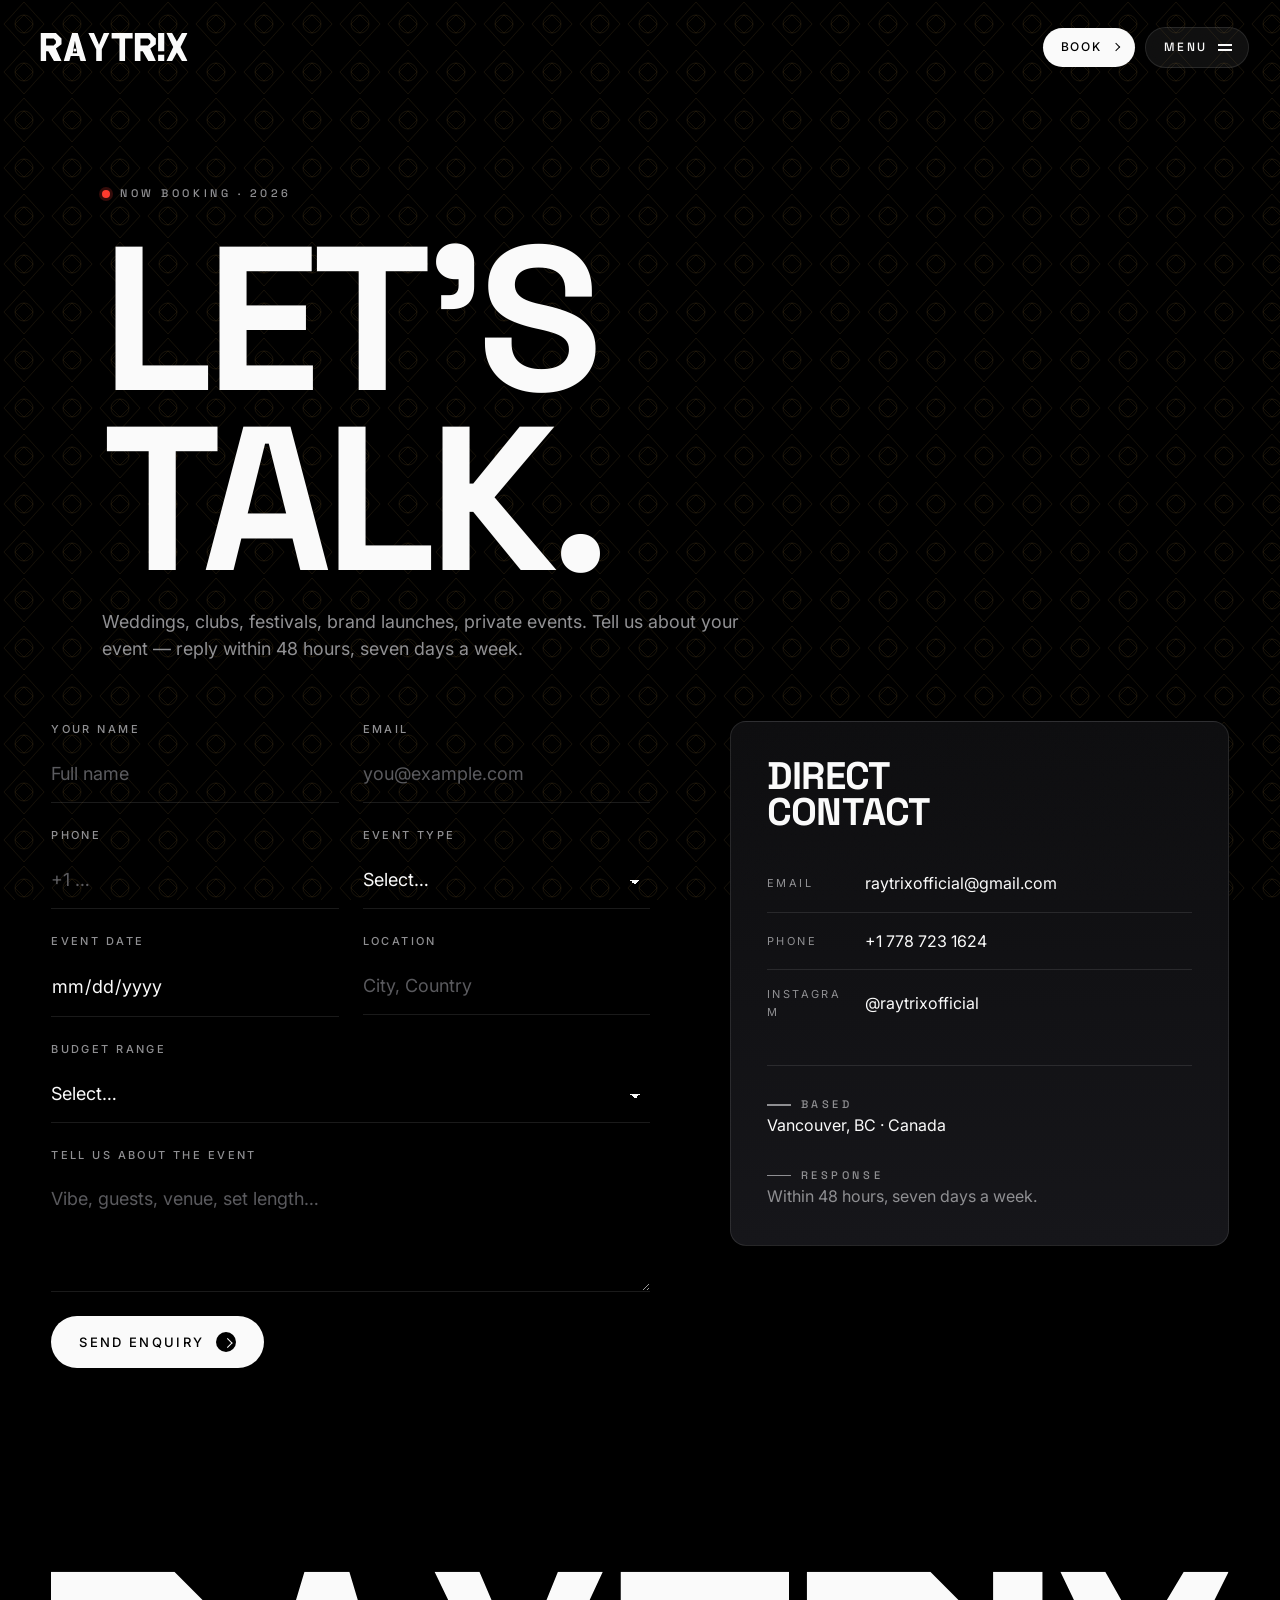
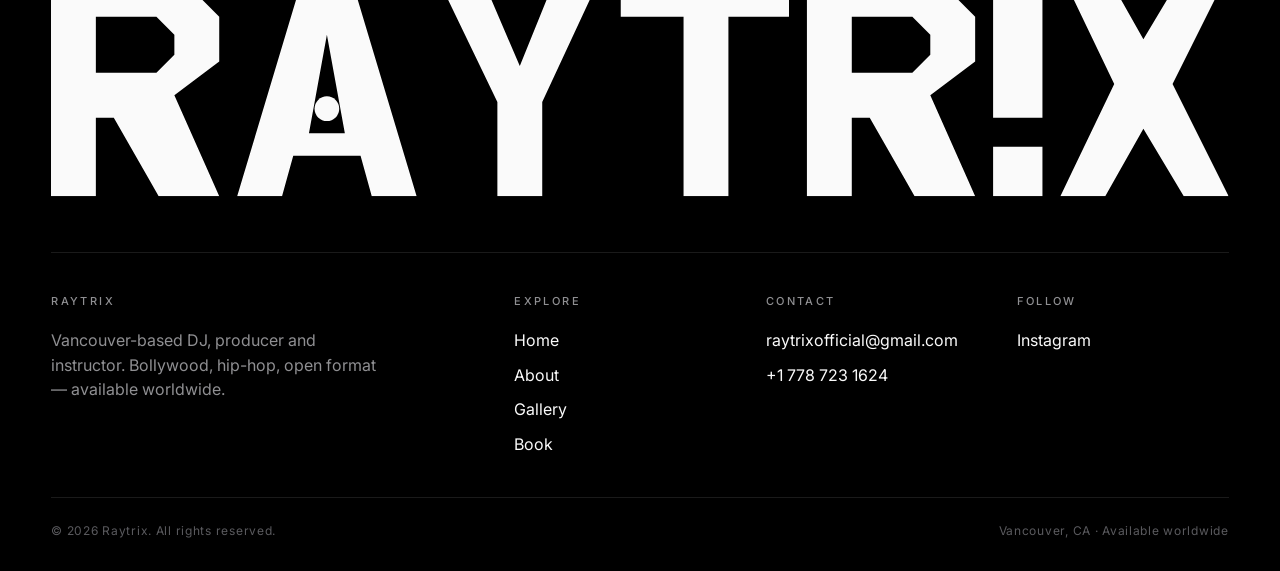
<file: contact.html>
<!doctype html>
<html lang="en">
<head>
  <meta charset="utf-8" />
  <meta name="viewport" content="width=device-width, initial-scale=1" />
  <title>Book — RAYTR!X</title>
  <meta name="description" content="Book Raytrix for weddings, clubs, festivals, brand launches and private events. Vancouver-based, available worldwide." />

  <link rel="preconnect" href="https://fonts.googleapis.com" />
  <link rel="preconnect" href="https://fonts.gstatic.com" crossorigin />
  <link href="https://fonts.googleapis.com/css2?family=Inter:wght@400;500;600&family=Space+Grotesk:wght@400;500;700&display=swap" rel="stylesheet" />

  <link rel="stylesheet" href="assets/css/style.css" />
</head>
<body>

  <!-- SVG logo defined once, referenced everywhere via <use href="#raytrix-mark"/> -->
  <svg xmlns="http://www.w3.org/2000/svg" style="display:none" aria-hidden="true">
    <symbol id="raytrix-mark" viewBox="0 0 525 100" fill="currentColor">
      <path fill-rule="evenodd" d="M0,0 L55,0 L75,20 L75,40 L55,55 L75,100 L48,100 L28,65 L20,65 L20,100 L0,100 Z M20,20 L20,45 L47,45 L55,37 L55,28 L47,20 Z"/>
      <path fill-rule="evenodd" d="M83,100 L113,0 L133,0 L163,100 L143,100 L138,82 L108,82 L103,100 Z M115,72 L131,72 L123,28 Z"/>
      <circle cx="123" cy="61" r="5.5"/>
      <path d="M171,0 L191,0 L209,42 L226,0 L246,0 L219,58 L219,100 L199,100 L199,58 Z"/>
      <path d="M254,0 L329,0 L329,20 L302,20 L302,100 L282,100 L282,20 L254,20 Z"/>
      <path fill-rule="evenodd" d="M337,0 L392,0 L412,20 L412,40 L392,55 L412,100 L385,100 L365,65 L357,65 L357,100 L337,100 Z M357,20 L357,45 L384,45 L392,37 L392,28 L384,20 Z"/>
      <path d="M420,0 L442,0 L442,65 L420,65 Z M420,78 L442,78 L442,100 L420,100 Z"/>
      <path d="M450,0 L470,0 L487,30 L505,0 L525,0 L500,50 L525,100 L505,100 L487,70 L470,100 L450,100 L474,50 Z"/>
    </symbol>
  </svg>

  <header class="nav">
    <a href="index.html" class="nav__logo" aria-label="Raytrix — Home">
      <svg class="logo-mark logo-mark--nav" viewBox="0 0 525 100" aria-hidden="true"><use href="#raytrix-mark"/></svg>
    </a>
    <div class="nav__right">
      <a href="contact.html" class="nav__pill">Book <span class="arr"></span></a>
      <button class="nav__menu" aria-label="Open menu">
        <span class="label label-open">Menu</span>
        <span class="label label-close">Close</span>
        <span class="glyph" aria-hidden="true"></span>
      </button>
    </div>
  </header>

  <div class="menu-overlay" role="dialog" aria-modal="true" aria-label="Site menu">
    <figure class="menu-overlay__photo">
      <div class="tile tile--n" style="--r: 3/4;">Portrait</div>
      <figcaption class="menu-overlay__caption">
        <span class="p">Raytrix · Live 2025</span>
        <span>Vancouver</span>
      </figcaption>
    </figure>

    <nav class="menu-overlay__nav">
      <a href="index.html" class="menu-item">
        <span class="menu-item__num">I</span>
        <span class="menu-item__label">Home</span>
        <span class="menu-item__sub"></span>
      </a>
      <a href="about.html" class="menu-item">
        <span class="menu-item__num">II</span>
        <span class="menu-item__label">About</span>
        <span class="menu-item__sub">The story</span>
      </a>
      <a href="gallery.html" class="menu-item">
        <span class="menu-item__num">III</span>
        <span class="menu-item__label">Gallery</span>
        <span class="menu-item__sub">Photos &amp; video</span>
      </a>
      <a href="contact.html" class="menu-item is-active">
        <span class="menu-item__num">IV</span>
        <span class="menu-item__label">Book</span>
        <span class="menu-item__sub">Enquire now</span>
      </a>
    </nav>

    <div class="menu-overlay__foot">
      <span>Vancouver · Worldwide</span>
      <div class="menu-overlay__socials">
        <a href="https://www.instagram.com/raytrixofficial/" target="_blank" rel="noopener">Instagram</a>
        <a href="mailto:raytrixofficial@gmail.com">Email</a>
        <a href="tel:+17787231624">+1 778 723 1624</a>
      </div>
    </div>
  </div>

  <section class="page-hero">
    <div class="container reveal-lines">
      <span class="eyebrow eyebrow--dot">Now booking · 2026</span>
      <h1 class="display h-xxl mt-2">Let's<br>Talk.</h1>
      <p class="body-lg mt-3">Weddings, clubs, festivals, brand launches, private events. Tell us about your event — reply within 48 hours, seven days a week.</p>
    </div>
  </section>

  <section class="section" style="padding-top: 40px;">
    <div class="container">
      <div class="book">
        <form id="bookingForm" class="form reveal-lines" novalidate>
          <div class="row">
            <div class="field"><label for="name">Your name</label><input id="name" name="name" type="text" placeholder="Full name" required></div>
            <div class="field"><label for="email">Email</label><input id="email" name="email" type="email" placeholder="you@example.com" required></div>
          </div>
          <div class="row">
            <div class="field"><label for="phone">Phone</label><input id="phone" name="phone" type="tel" placeholder="+1 …"></div>
            <div class="field"><label for="eventType">Event type</label>
              <select id="eventType" name="eventType" required>
                <option value="">Select…</option>
                <option>Wedding / Sangeet</option><option>Private Party</option><option>Club Night</option>
                <option>Festival</option><option>Corporate / Brand</option><option>Other</option>
              </select>
            </div>
          </div>
          <div class="row">
            <div class="field"><label for="date">Event date</label><input id="date" name="date" type="date"></div>
            <div class="field"><label for="location">Location</label><input id="location" name="location" type="text" placeholder="City, Country"></div>
          </div>
          <div class="field"><label for="budget">Budget range</label>
            <select id="budget" name="budget">
              <option value="">Select…</option>
              <option>Under $2,000</option><option>$2,000 – $5,000</option>
              <option>$5,000 – $10,000</option><option>$10,000+</option>
              <option>Prefer to discuss</option>
            </select>
          </div>
          <div class="field"><label for="message">Tell us about the event</label><textarea id="message" name="message" placeholder="Vibe, guests, venue, set length…" required></textarea></div>
          <div>
            <button type="submit" class="btn">Send enquiry <span class="arr"></span></button>
            <p class="msg mt-2">Thanks — your email app should have opened with the details filled in. Prefer not to use mail? Reach us directly at <a href="mailto:raytrixofficial@gmail.com" style="text-decoration:underline;">raytrixofficial@gmail.com</a>.</p>
          </div>
        </form>

        <aside class="contact-card reveal">
          <h3>Direct<br>Contact</h3>
          <a class="line" href="mailto:raytrixofficial@gmail.com"><span class="lbl">Email</span><span>raytrixofficial@gmail.com</span></a>
          <a class="line" href="tel:+17787231624"><span class="lbl">Phone</span><span>+1 778 723 1624</span></a>
          <a class="line" href="https://www.instagram.com/raytrixofficial/" target="_blank" rel="noopener"><span class="lbl">Instagram</span><span>@raytrixofficial</span></a>
          <div style="margin-top: 28px; padding-top: 22px; border-top: 1px solid var(--line);">
            <span class="eyebrow">Based</span>
            <p class="mt-1" style="margin: 0;">Vancouver, BC · Canada</p>
          </div>
          <div style="margin-top: 20px;">
            <span class="eyebrow">Response</span>
            <p class="mt-1 muted" style="margin: 0;">Within 48 hours, seven days a week.</p>
          </div>
        </aside>
      </div>
    </div>
  </section>

  <footer class="footer">
    <div class="footer__super" aria-hidden="true"><svg class="logo-mark logo-mark--footer" viewBox="0 0 525 100"><use href="#raytrix-mark"/></svg></div>
    <div class="footer__grid">
      <div class="footer__intro">
        <h5>Raytrix</h5>
        <p>Vancouver-based DJ, producer and instructor. Bollywood, hip-hop, open format — available worldwide.</p>
      </div>
      <div>
        <h5>Explore</h5>
        <ul>
          <li><a href="index.html">Home</a></li>
          <li><a href="about.html">About</a></li>
          <li><a href="gallery.html">Gallery</a></li>
          <li><a href="contact.html">Book</a></li>
        </ul>
      </div>
      <div>
        <h5>Contact</h5>
        <ul>
          <li><a href="mailto:raytrixofficial@gmail.com">raytrixofficial@gmail.com</a></li>
          <li><a href="tel:+17787231624">+1 778 723 1624</a></li>
        </ul>
      </div>
      <div>
        <h5>Follow</h5>
        <ul>
          <li><a href="https://www.instagram.com/raytrixofficial/" target="_blank" rel="noopener">Instagram</a></li>
        </ul>
      </div>
    </div>
    <div class="footer__bottom">
      <span>© <span id="yr">2026</span> Raytrix. All rights reserved.</span>
      <span>Vancouver, CA · Available worldwide</span>
    </div>
  </footer>

  <script src="assets/js/main.js" defer></script>
</body>
</html>
</file>
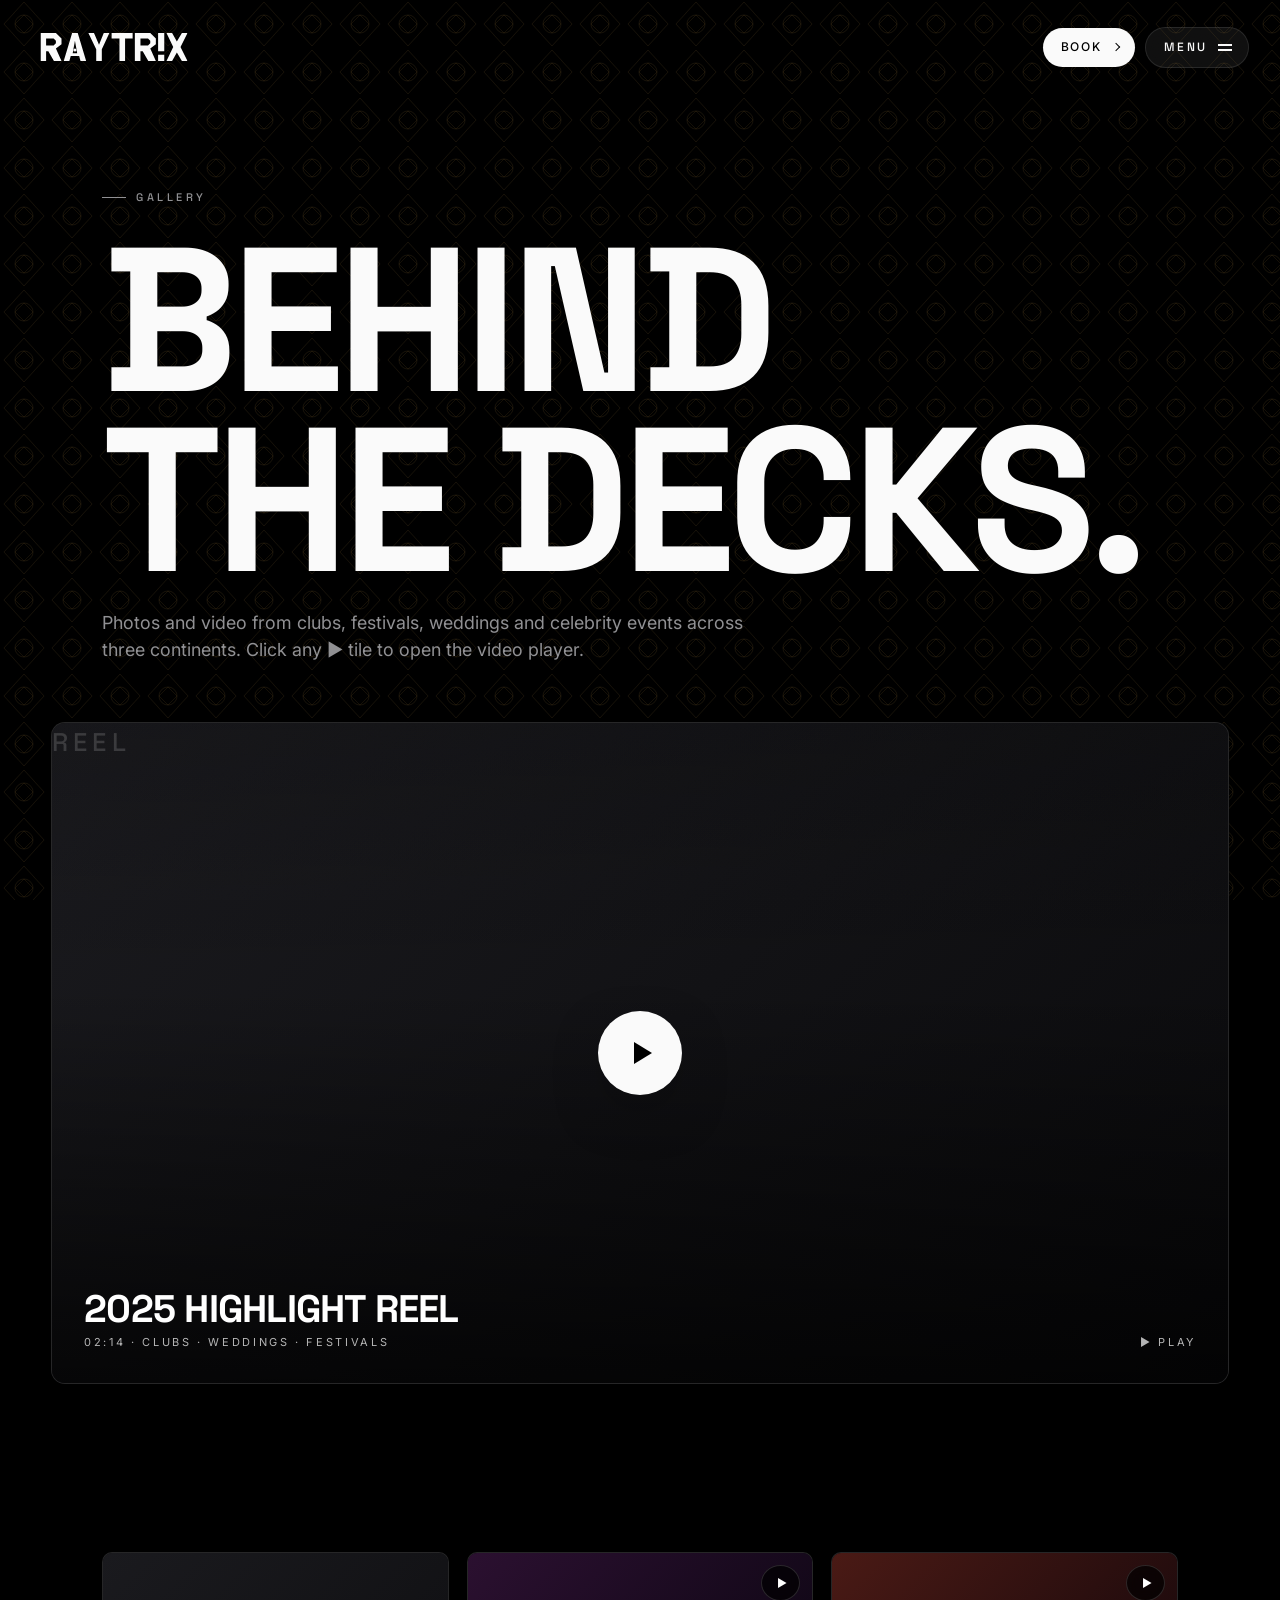
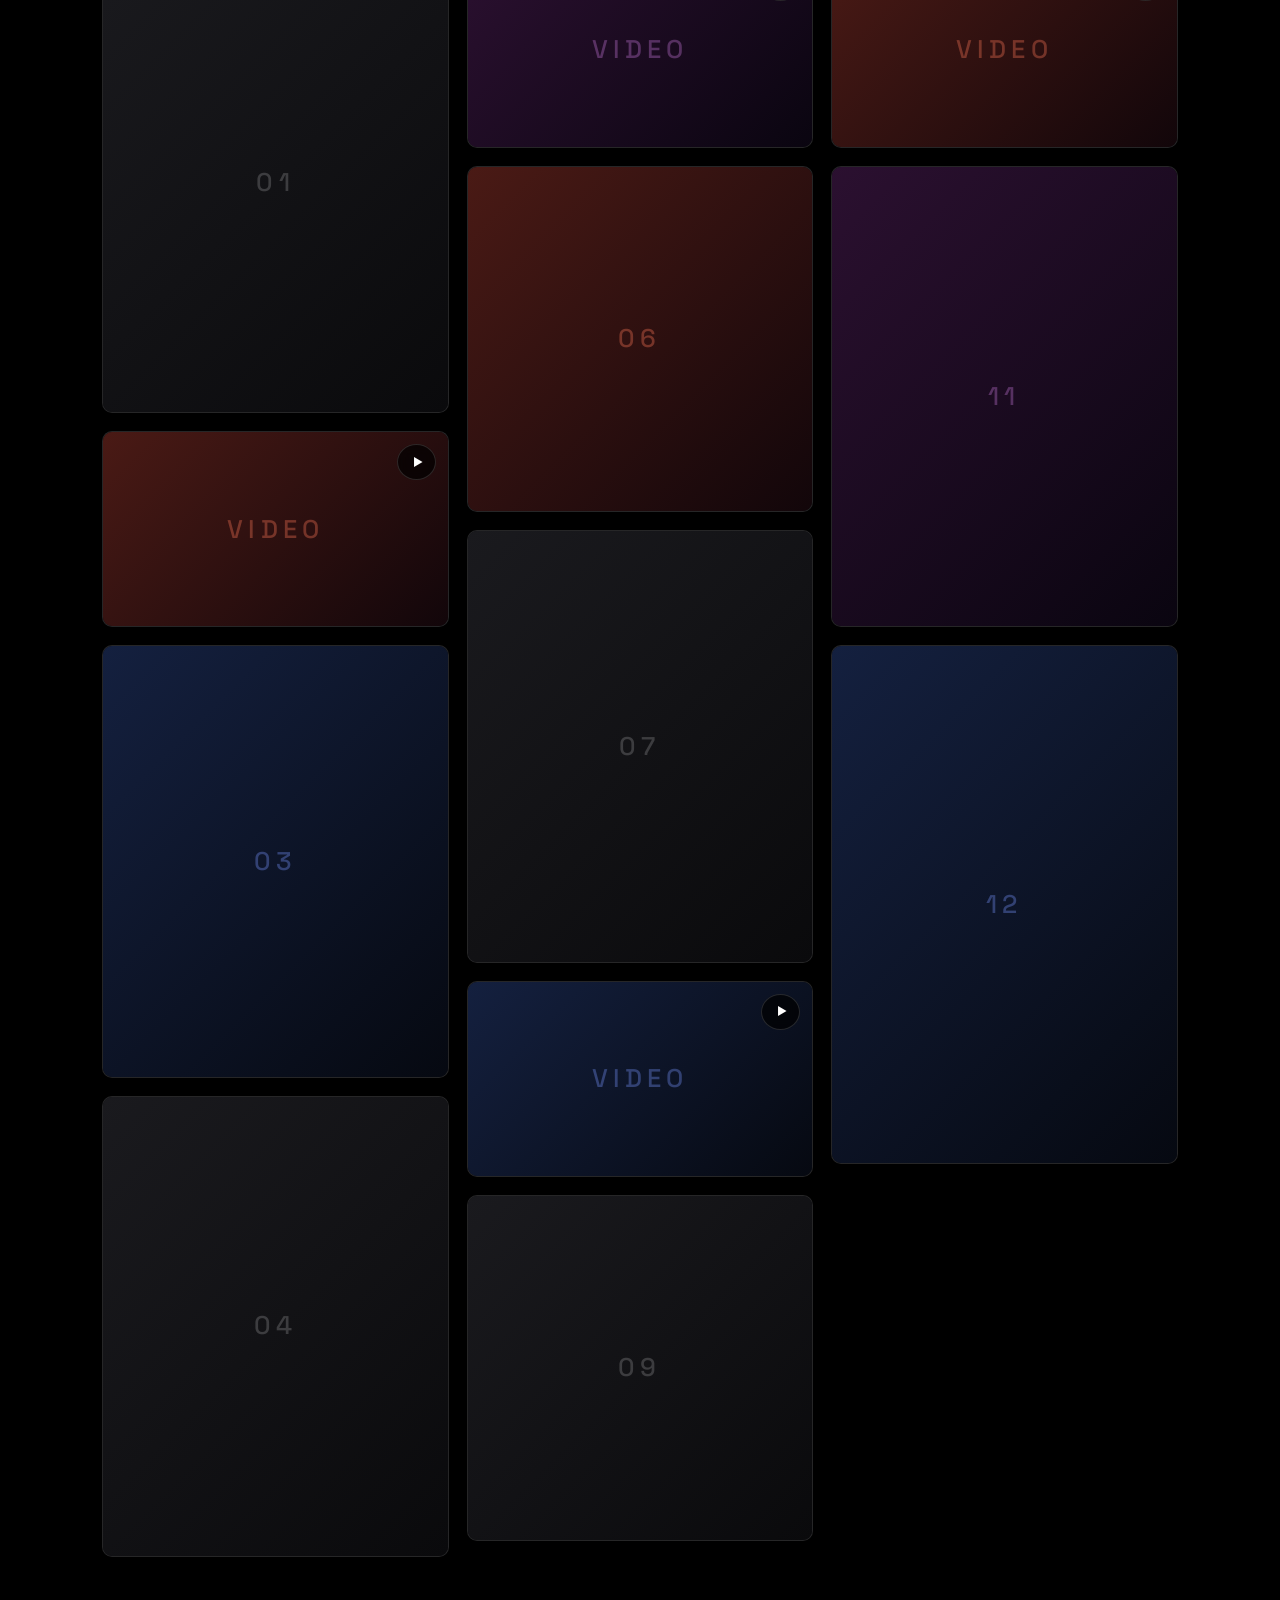
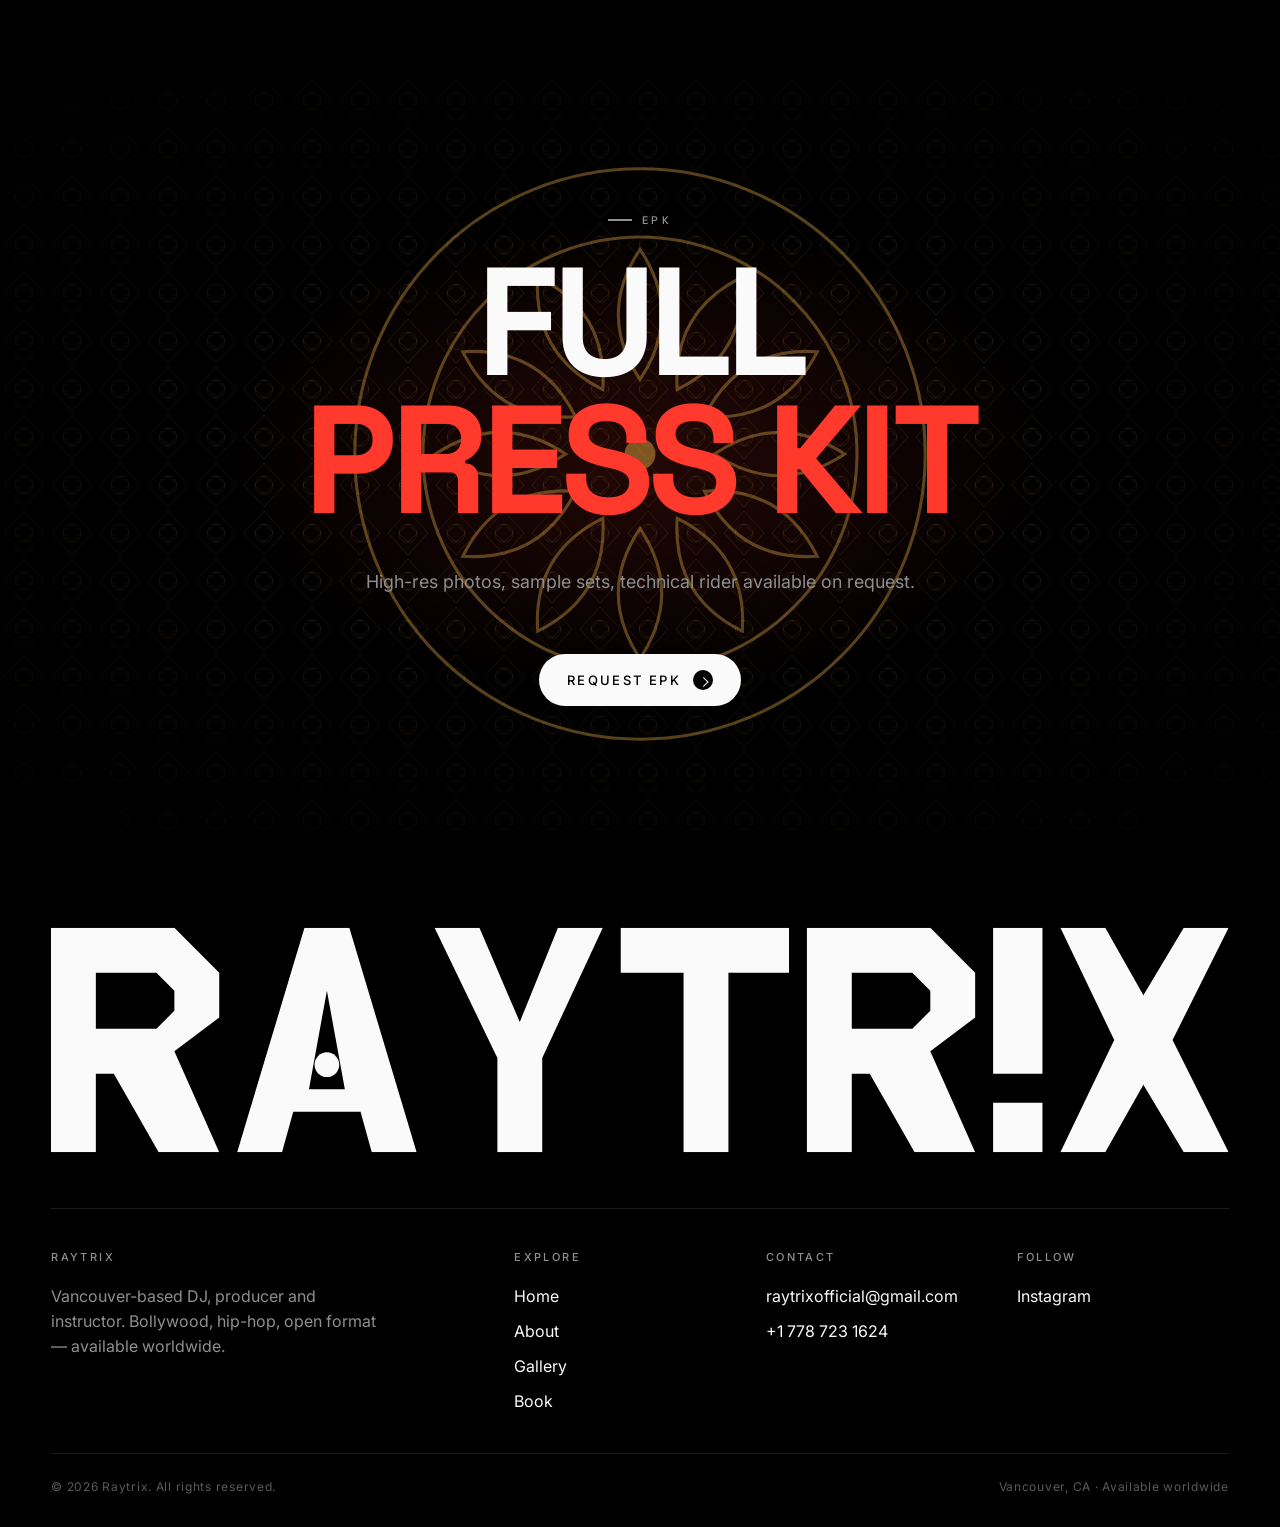
<file: gallery.html>
<!doctype html>
<html lang="en">
<head>
  <meta charset="utf-8" />
  <meta name="viewport" content="width=device-width, initial-scale=1" />
  <title>Gallery — RAYTR!X</title>
  <meta name="description" content="Photos and video from Raytrix's clubs, festivals, weddings and celebrity events across three continents." />

  <link rel="preconnect" href="https://fonts.googleapis.com" />
  <link rel="preconnect" href="https://fonts.gstatic.com" crossorigin />
  <link href="https://fonts.googleapis.com/css2?family=Inter:wght@400;500;600&family=Space+Grotesk:wght@400;500;700&display=swap" rel="stylesheet" />

  <link rel="stylesheet" href="assets/css/style.css" />
</head>
<body>

  <!-- SVG logo defined once, referenced everywhere via <use href="#raytrix-mark"/> -->
  <svg xmlns="http://www.w3.org/2000/svg" style="display:none" aria-hidden="true">
    <symbol id="raytrix-mark" viewBox="0 0 525 100" fill="currentColor">
      <path fill-rule="evenodd" d="M0,0 L55,0 L75,20 L75,40 L55,55 L75,100 L48,100 L28,65 L20,65 L20,100 L0,100 Z M20,20 L20,45 L47,45 L55,37 L55,28 L47,20 Z"/>
      <path fill-rule="evenodd" d="M83,100 L113,0 L133,0 L163,100 L143,100 L138,82 L108,82 L103,100 Z M115,72 L131,72 L123,28 Z"/>
      <circle cx="123" cy="61" r="5.5"/>
      <path d="M171,0 L191,0 L209,42 L226,0 L246,0 L219,58 L219,100 L199,100 L199,58 Z"/>
      <path d="M254,0 L329,0 L329,20 L302,20 L302,100 L282,100 L282,20 L254,20 Z"/>
      <path fill-rule="evenodd" d="M337,0 L392,0 L412,20 L412,40 L392,55 L412,100 L385,100 L365,65 L357,65 L357,100 L337,100 Z M357,20 L357,45 L384,45 L392,37 L392,28 L384,20 Z"/>
      <path d="M420,0 L442,0 L442,65 L420,65 Z M420,78 L442,78 L442,100 L420,100 Z"/>
      <path d="M450,0 L470,0 L487,30 L505,0 L525,0 L500,50 L525,100 L505,100 L487,70 L470,100 L450,100 L474,50 Z"/>
    </symbol>
  </svg>

  <header class="nav">
    <a href="index.html" class="nav__logo" aria-label="Raytrix — Home">
      <svg class="logo-mark logo-mark--nav" viewBox="0 0 525 100" aria-hidden="true"><use href="#raytrix-mark"/></svg>
    </a>
    <div class="nav__right">
      <a href="contact.html" class="nav__pill">Book <span class="arr"></span></a>
      <button class="nav__menu" aria-label="Open menu">
        <span class="label label-open">Menu</span>
        <span class="label label-close">Close</span>
        <span class="glyph" aria-hidden="true"></span>
      </button>
    </div>
  </header>

  <div class="menu-overlay" role="dialog" aria-modal="true" aria-label="Site menu">
    <figure class="menu-overlay__photo">
      <div class="tile tile--n" style="--r: 3/4;">Portrait</div>
      <figcaption class="menu-overlay__caption">
        <span class="p">Raytrix · Live 2025</span>
        <span>Vancouver</span>
      </figcaption>
    </figure>

    <nav class="menu-overlay__nav">
      <a href="index.html" class="menu-item">
        <span class="menu-item__num">I</span>
        <span class="menu-item__label">Home</span>
        <span class="menu-item__sub"></span>
      </a>
      <a href="about.html" class="menu-item">
        <span class="menu-item__num">II</span>
        <span class="menu-item__label">About</span>
        <span class="menu-item__sub">The story</span>
      </a>
      <a href="gallery.html" class="menu-item is-active">
        <span class="menu-item__num">III</span>
        <span class="menu-item__label">Gallery</span>
        <span class="menu-item__sub">Photos &amp; video</span>
      </a>
      <a href="contact.html" class="menu-item">
        <span class="menu-item__num">IV</span>
        <span class="menu-item__label">Book</span>
        <span class="menu-item__sub">Enquire now</span>
      </a>
    </nav>

    <div class="menu-overlay__foot">
      <span>Vancouver · Worldwide</span>
      <div class="menu-overlay__socials">
        <a href="https://www.instagram.com/raytrixofficial/" target="_blank" rel="noopener">Instagram</a>
        <a href="mailto:raytrixofficial@gmail.com">Email</a>
        <a href="tel:+17787231624">+1 778 723 1624</a>
      </div>
    </div>
  </div>

  <section class="page-hero">
    <div class="container reveal-lines">
      <span class="eyebrow">Gallery</span>
      <h1 class="display h-xxl mt-2">Behind<br>The Decks.</h1>
      <p class="body-lg mt-3">Photos and video from clubs, festivals, weddings and celebrity events across three continents. Click any ▶ tile to open the video player.</p>
    </div>
  </section>

  <!-- FEATURED REEL -->
  <section class="section" style="padding-top: 40px;">
    <div class="container">
      <div class="reel reveal" data-video="assets/video/reel.mp4">
        <div class="tile tile--n" style="--r: 16/9; height:100%; width:100%;">Reel</div>
        <button class="play-btn" aria-label="Play reel"></button>
        <div class="reel__overlay">
          <div>
            <div class="reel__title">2025 Highlight Reel</div>
            <span class="reel__meta">02:14 · Clubs · Weddings · Festivals</span>
          </div>
          <span class="reel__meta">▶ Play</span>
        </div>
      </div>
    </div>
  </section>

  <!--
    Mixed grid — photos + videos.
    Photo:    <figure><img src="assets/img/gallery/01.jpg" alt="…"><figcaption>…</figcaption></figure>
    Video:    <figure class="is-video" data-video="assets/video/xx.mp4"><img src="assets/img/gallery/xx-poster.jpg" alt="…"><figcaption>…</figcaption></figure>
    YouTube:  <figure class="is-video" data-youtube="VIDEO_ID">…</figure>
  -->
  <section style="padding: 60px var(--pad) 120px;">
    <div class="container reveal">
      <div class="gallery">
        <figure><div class="tile tile--n" style="--r: 3/4;">01</div><figcaption>KITTY SU · Mumbai</figcaption></figure>
        <figure class="is-video" data-video="assets/video/festival.mp4"><div class="tile tile--r" style="--r: 16/9;">Video</div><figcaption>Festival · Croatia</figcaption></figure>
        <figure><div class="tile tile--b" style="--r: 4/5;">03</div><figcaption>Wedding · Vancouver</figcaption></figure>
        <figure><div class="tile tile--n" style="--r: 3/4;">04</div><figcaption>Club Royalty · Mumbai</figcaption></figure>
        <figure class="is-video"><div class="tile tile--v" style="--r: 16/9;">Video</div><figcaption>Private · Dubai</figcaption></figure>
        <figure><div class="tile tile--r" style="--r: 1/1;">06</div><figcaption>Studio session</figcaption></figure>
        <figure><div class="tile tile--n" style="--r: 4/5;">07</div><figcaption>Opening for Peggy Gou</figcaption></figure>
        <figure class="is-video" data-video="assets/video/sangeet.mp4"><div class="tile tile--b" style="--r: 16/9;">Video</div><figcaption>Sangeet · Toronto</figcaption></figure>
        <figure><div class="tile tile--n" style="--r: 1/1;">09</div><figcaption>Rooftop · Barcelona</figcaption></figure>
        <figure class="is-video"><div class="tile tile--r" style="--r: 16/9;">Video</div><figcaption>Amsterdam ADE</figcaption></figure>
        <figure><div class="tile tile--v" style="--r: 3/4;">11</div><figcaption>Bollywood night · Vancouver</figcaption></figure>
        <figure><div class="tile tile--b" style="--r: 2/3;">12</div><figcaption>Zurich club night</figcaption></figure>
      </div>
    </div>
  </section>

  <section class="cta-block">
    <div class="container reveal-lines">
      <span class="eyebrow" style="justify-content:center;">EPK</span>
      <h2 class="display mt-2">Full<br><span class="accent">Press Kit</span></h2>
      <p class="body-lg mt-3" style="margin-inline:auto; text-align:center;">High-res photos, sample sets, technical rider available on request.</p>
      <a href="contact.html" class="btn mt-3">Request EPK <span class="arr"></span></a>
    </div>
  </section>

  <footer class="footer">
    <div class="footer__super" aria-hidden="true"><svg class="logo-mark logo-mark--footer" viewBox="0 0 525 100"><use href="#raytrix-mark"/></svg></div>
    <div class="footer__grid">
      <div class="footer__intro">
        <h5>Raytrix</h5>
        <p>Vancouver-based DJ, producer and instructor. Bollywood, hip-hop, open format — available worldwide.</p>
      </div>
      <div>
        <h5>Explore</h5>
        <ul>
          <li><a href="index.html">Home</a></li>
          <li><a href="about.html">About</a></li>
          <li><a href="gallery.html">Gallery</a></li>
          <li><a href="contact.html">Book</a></li>
        </ul>
      </div>
      <div>
        <h5>Contact</h5>
        <ul>
          <li><a href="mailto:raytrixofficial@gmail.com">raytrixofficial@gmail.com</a></li>
          <li><a href="tel:+17787231624">+1 778 723 1624</a></li>
        </ul>
      </div>
      <div>
        <h5>Follow</h5>
        <ul>
          <li><a href="https://www.instagram.com/raytrixofficial/" target="_blank" rel="noopener">Instagram</a></li>
        </ul>
      </div>
    </div>
    <div class="footer__bottom">
      <span>© <span id="yr">2026</span> Raytrix. All rights reserved.</span>
      <span>Vancouver, CA · Available worldwide</span>
    </div>
  </footer>

  <script src="assets/js/main.js" defer></script>
</body>
</html>
</file>
<file: assets/css/style.css>
/* =====================================================
   RAYTR!X — DJ-industry build, dark cinematic only
   Mood board: R3HAB, Jauz, Oliver Heldens, W&W, Skrillex,
   Martin Garrix / Tomorrowland, James Hype — with Indian /
   Bollywood design touches (jali lattice, marigold gold).
   ===================================================== */
:root {
  --bg:       #000;
  --elev:     #0d0d0f;
  --elev-2:   #16161a;
  --fg:       #fafafa;
  --muted:    #8f8f92;
  --dim:      #5a5a5e;
  --line:     rgba(255,255,255,0.10);
  --line-2:   rgba(255,255,255,0.05);
  --accent:   #ff3a2d;
  --gold:     #d9a441;
  --fg-rgb:   250,250,250;
  --bg-rgb:   0,0,0;

  --font-display: "Space Grotesk", ui-sans-serif, system-ui, sans-serif;
  --font-body:    "Inter", ui-sans-serif, system-ui, -apple-system, "Segoe UI", Roboto, sans-serif;

  --max: 1440px;
  --pad: clamp(20px, 4vw, 56px);
  --ease: cubic-bezier(0.22, 1, 0.36, 1);
  --ease-menu: cubic-bezier(0.7, 0, 0.3, 1);
}

* { box-sizing: border-box; }
html {
  -webkit-text-size-adjust: 100%;
  scroll-behavior: smooth;
  max-width: 100%;
  overflow-x: hidden;
}
body {
  margin: 0;
  max-width: 100%;
  background-color: var(--bg);
  /* Jali lattice — carried through the whole site as a faint texture
     instead of flat black, so the Indian motif isn't confined to a
     couple of accent sections. */
  background-image: url("data:image/svg+xml;utf8,<svg xmlns='http://www.w3.org/2000/svg' width='48' height='48' viewBox='0 0 48 48'><g fill='none' stroke='rgba(217,164,65,0.09)' stroke-width='1'><path d='M24 2 L44 24 L24 46 L4 24 Z'/><circle cx='24' cy='24' r='9'/><path d='M24 15 L33 24 L24 33 L15 24 Z'/></g></svg>");
  background-attachment: fixed;
  color: var(--fg);
  font-family: var(--font-body);
  font-size: 16px;
  line-height: 1.55;
  overflow-x: hidden;
  -webkit-font-smoothing: antialiased;
  text-rendering: optimizeLegibility;
}
img { max-width: 100%; display: block; }
figure, blockquote { margin: 0; }
a { color: inherit; text-decoration: none; }
button { font: inherit; cursor: pointer; background: none; border: none; color: inherit; padding: 0; }
::selection { background: var(--accent); color: #fff; }

/* Very light grain */
body::before {
  content: ""; position: fixed; inset: 0; z-index: 100;
  pointer-events: none; opacity: 0.05; mix-blend-mode: overlay;
  background-image: url("data:image/svg+xml;utf8,<svg xmlns='http://www.w3.org/2000/svg' width='220' height='220'><filter id='n'><feTurbulence type='fractalNoise' baseFrequency='0.85' numOctaves='2' stitchTiles='stitch'/></filter><rect width='100%25' height='100%25' filter='url(%23n)'/></svg>");
}

.container { max-width: var(--max); margin: 0 auto; padding: 0 var(--pad); }

/* ---------- Logo mark (inline SVG <use>, colored via currentColor) ---------- */
.logo-mark { display: block; color: inherit; }
.logo-mark--nav    { width: 150px; height: 28px; }
.logo-mark--hero   { width: min(46vw, 720px); height: auto; max-width: 720px; }
.logo-mark--footer { width: 100%; height: clamp(80px, 20vw, 340px); }

/* ---------- Typography ---------- */
h1, h2, h3, h4 { margin: 0; font-family: var(--font-display); font-weight: 700; letter-spacing: -0.02em; line-height: 0.95; overflow-wrap: normal; }
.display {
  font-family: var(--font-display); font-weight: 700; letter-spacing: -0.035em;
  line-height: 0.88; text-transform: uppercase; text-wrap: balance;
}
.h-xxl { font-size: clamp(68px, 16vw, 260px); overflow-wrap: break-word; }
.h-xl  { font-size: clamp(56px, 10vw, 180px); }
.h-lg  { font-size: clamp(44px, 7vw, 120px); }
.h-md  { font-size: clamp(32px, 4vw, 64px); }
.h-sm  { font-size: clamp(22px, 2.2vw, 32px); }

.eyebrow {
  display: inline-flex; align-items: center; gap: 10px;
  font-family: var(--font-display);
  font-size: 11px; font-weight: 500; letter-spacing: 0.32em; text-transform: uppercase;
  color: var(--muted);
}
.eyebrow::before { content: ""; width: 24px; height: 1.5px; background: currentColor; }
.eyebrow--dot::before { width: 8px; height: 8px; border-radius: 50%; background: var(--accent); box-shadow: 0 0 0 3px rgba(255,58,45,0.2); animation: pulse 2s infinite; }
@keyframes pulse { 0%,100% { box-shadow: 0 0 0 3px rgba(255,58,45,0.25); } 50% { box-shadow: 0 0 0 7px rgba(255,58,45,0); } }

.muted { color: var(--muted); }
.mt-1 { margin-top: 12px; } .mt-2 { margin-top: 24px; } .mt-3 { margin-top: 40px; } .mt-4 { margin-top: 64px; }

.body-lg { font-size: clamp(17px, 1.4vw, 20px); line-height: 1.5; color: var(--muted); max-width: 62ch; }

/* ---------- Nav (pill, sticky) ---------- */
.nav {
  position: fixed;
  top: 16px; left: 16px; right: 16px;
  z-index: 50;
  display: flex; align-items: center; justify-content: space-between;
  gap: 12px;
  padding: 10px 14px 10px 22px;
  background: transparent;
  border: 1px solid transparent;
  border-radius: 999px;
  backdrop-filter: none;
  -webkit-backdrop-filter: none;
  overflow: hidden;
  max-width: calc(100vw - 32px);
  transition: background 0.35s var(--ease), border-color 0.35s var(--ease), backdrop-filter 0.35s var(--ease), transform 0.35s var(--ease);
}
.nav.scrolled {
  background: rgba(var(--bg-rgb), 0.7);
  border-color: var(--line);
  backdrop-filter: blur(18px);
  -webkit-backdrop-filter: blur(18px);
}
.nav__logo {
  display: inline-flex; align-items: center;
  height: 26px;
  min-width: 0;
  flex-shrink: 0;
  color: var(--fg);
}
.nav__logo .logo-mark--nav { flex-shrink: 0; }
.nav__right { display: flex; align-items: center; gap: 10px; flex-shrink: 0; }

.nav__pill {
  display: inline-flex; align-items: center; gap: 10px;
  padding: 10px 16px 10px 18px;
  background: var(--fg); color: var(--bg);
  border-radius: 999px; font-size: 12px; font-weight: 500;
  letter-spacing: 0.14em; text-transform: uppercase;
  transition: background 0.3s var(--ease), color 0.3s var(--ease);
}
.nav__pill:hover { background: var(--accent); color: #fff; }
.nav__pill .arr { display: inline-block; width: 6px; height: 6px; border-top: 1.5px solid currentColor; border-right: 1.5px solid currentColor; transform: rotate(45deg); margin-left: 2px; }

/* Responsive nav overrides — placed after the base rules above so they
   actually win the cascade at equal specificity. */
@media (max-width: 640px) {
  /* Book is still reachable as the 4th item in the fullscreen menu, so
     the nav pill can drop it here to keep the bar from ever overflowing. */
  .nav__pill { display: none; }
}
@media (max-width: 480px) {
  .nav { padding: 8px 10px 8px 16px; gap: 8px; }
  .nav__right { gap: 6px; }
  .nav__logo { height: 22px; }
  .logo-mark--nav { width: 118px; height: 22px; }
  .nav__menu { padding: 9px 12px 9px 13px; font-size: 11px; letter-spacing: 0.16em; gap: 7px; }
}

/* MENU text label */
.nav__menu {
  display: inline-flex; align-items: center; gap: 10px;
  padding: 10px 16px 10px 18px;
  background: rgba(var(--fg-rgb), 0.06);
  border: 1px solid var(--line);
  border-radius: 999px;
  font-family: var(--font-display); font-weight: 500; font-size: 12px;
  letter-spacing: 0.22em; text-transform: uppercase;
  color: var(--fg);
  transition: background 0.25s var(--ease), color 0.25s var(--ease);
}
.nav__menu:hover { background: var(--fg); color: var(--bg); }
.nav__menu .glyph { position: relative; width: 14px; height: 12px; display: inline-block; }
.nav__menu .glyph::before, .nav__menu .glyph::after {
  content: ""; position: absolute; left: 0; right: 0; height: 1.5px; background: currentColor;
  transition: transform 0.3s var(--ease), top 0.3s var(--ease);
}
.nav__menu .glyph::before { top: 3px; }
.nav__menu .glyph::after  { top: 8px; }
body.menu-open .nav__menu .glyph::before { top: 5px; transform: rotate(45deg); }
body.menu-open .nav__menu .glyph::after  { top: 5px; transform: rotate(-45deg); }
.nav__menu .label-close { display: none; }
body.menu-open .nav__menu .label-open  { display: none; }
body.menu-open .nav__menu .label-close { display: inline; }

/* ---------- Full-screen menu (Skrillex style: photo + roman numeral list) ---------- */
.menu-overlay {
  position: fixed; inset: 0; z-index: 45;
  background-color: var(--bg);
  background-image: url("data:image/svg+xml;utf8,<svg xmlns='http://www.w3.org/2000/svg' width='48' height='48' viewBox='0 0 48 48'><g fill='none' stroke='rgba(217,164,65,0.09)' stroke-width='1'><path d='M24 2 L44 24 L24 46 L4 24 Z'/><circle cx='24' cy='24' r='9'/><path d='M24 15 L33 24 L24 33 L15 24 Z'/></g></svg>");
  display: grid;
  grid-template-columns: minmax(0, 1fr) minmax(0, 1.2fr);
  padding: 100px var(--pad) 80px;
  gap: 60px;
  opacity: 0; pointer-events: none;
  transition: opacity 0.5s var(--ease-menu);
}
body.menu-open .menu-overlay { opacity: 1; pointer-events: auto; }

.menu-overlay__photo {
  margin: 0;
  align-self: center;
  aspect-ratio: 3/4;
  max-height: 72vh;
  width: 100%;
  overflow: hidden;
  border-radius: 4px;
  position: relative;
  transform: scale(0.96);
  opacity: 0;
  transition: transform 0.7s var(--ease-menu), opacity 0.6s var(--ease-menu);
}
body.menu-open .menu-overlay__photo { transform: none; opacity: 1; transition-delay: 0.1s; }
.menu-overlay__photo .tile,
.menu-overlay__photo img,
.menu-overlay__photo video { width: 100%; height: 100%; object-fit: cover; display: block; }
.menu-overlay__photo::after {
  content: "";
  position: absolute; inset: 0;
  background: linear-gradient(180deg, transparent 50%, rgba(0,0,0,0.55));
}
.menu-overlay__caption {
  position: absolute; left: 20px; right: 20px; bottom: 20px; z-index: 2;
  font-size: 11px; letter-spacing: 0.24em; text-transform: uppercase; color: rgba(255,255,255,0.75);
  display: flex; justify-content: space-between; align-items: end;
}
.menu-overlay__caption .p { color: #fff; font-family: var(--font-display); font-weight: 500; }

.menu-overlay__nav { align-self: center; display: flex; flex-direction: column; }
.menu-item {
  display: grid;
  grid-template-columns: 60px minmax(0, 1fr) auto;
  align-items: center;
  gap: 24px;
  padding: 26px 8px 26px 0;
  border-top: 1px solid var(--line);
  color: var(--fg);
  transition: color 0.3s var(--ease), padding-left 0.35s var(--ease);
}
.menu-item:first-of-type { border-top: none; }
.menu-item:hover { color: var(--accent); padding-left: 12px; }
.menu-item__num {
  font-family: var(--font-display); font-weight: 400;
  font-size: 12px; letter-spacing: 0.24em; text-transform: uppercase;
  color: var(--muted);
  font-variant-numeric: tabular-nums;
}
.menu-item__label {
  font-family: var(--font-display); font-weight: 700;
  font-size: clamp(42px, 5.5vw, 84px);
  line-height: 0.95; letter-spacing: -0.03em; text-transform: uppercase;
}
.menu-item__sub {
  font-size: 12px; letter-spacing: 0.18em; text-transform: uppercase; color: var(--muted);
  text-align: right; max-width: 20ch;
}
.menu-item.is-active .menu-item__label { color: var(--accent); }

.menu-overlay__foot {
  position: absolute; bottom: 30px; left: var(--pad); right: var(--pad);
  display: flex; flex-wrap: wrap; justify-content: space-between; align-items: center; gap: 10px 20px;
  padding-top: 20px;
  font-size: 11px; letter-spacing: 0.24em; text-transform: uppercase; color: var(--muted);
  border-top: 1px solid var(--line);
}
.menu-overlay__socials { display: flex; flex-wrap: wrap; gap: 16px 24px; }
.menu-overlay__socials a:hover { color: var(--fg); }

@media (max-width: 900px) {
  .menu-overlay { grid-template-columns: minmax(0, 1fr); padding-top: 90px; overflow-y: auto; }
  .menu-overlay__photo { max-height: none; aspect-ratio: 16/9; }
  .menu-item { padding: 20px 8px; grid-template-columns: 40px minmax(0, 1fr) auto; gap: 14px; }
  .menu-item__sub { display: none; }
}
@media (max-width: 480px) {
  .menu-overlay__foot { position: static; margin-top: 24px; font-size: 10px; letter-spacing: 0.14em; }
  .menu-overlay__socials { gap: 10px 16px; }
}

/* ---------- Hero (video-first, W&W style) ---------- */
.hero {
  position: relative;
  height: 100svh;
  min-height: 640px;
  overflow: hidden;
  isolation: isolate;
  background: #000;
}
.hero__video {
  position: absolute; inset: 0; z-index: 0;
  overflow: hidden;
}
.hero__video video, .hero__video img {
  width: 100%; height: 100%; object-fit: cover; display: block;
}
/* Fallback ambient gradient — shown until a real <video> is present */
.hero__video--placeholder::before {
  content: "";
  position: absolute; inset: -10%;
  background:
    radial-gradient(45% 40% at 20% 30%, rgba(255,58,45,0.55), transparent 60%),
    radial-gradient(50% 45% at 82% 68%, rgba(80,110,255,0.5), transparent 60%),
    radial-gradient(35% 30% at 55% 82%, rgba(200,80,220,0.4), transparent 60%),
    radial-gradient(40% 30% at 12% 88%, rgba(255,180,40,0.28), transparent 60%),
    #050506;
  animation: hero-shift 22s ease-in-out infinite alternate;
  filter: saturate(1.05);
}
.hero__video--placeholder::after {
  content: "";
  position: absolute; inset: 0;
  background-image: url("data:image/svg+xml;utf8,<svg xmlns='http://www.w3.org/2000/svg' width='220' height='220'><filter id='n'><feTurbulence type='fractalNoise' baseFrequency='0.85' numOctaves='2' stitchTiles='stitch'/></filter><rect width='100%25' height='100%25' filter='url(%23n)'/></svg>");
  opacity: 0.18; mix-blend-mode: overlay;
}
@keyframes hero-shift {
  0%   { transform: scale(1) translate(0,0); filter: hue-rotate(0deg) saturate(1.05); }
  50%  { transform: scale(1.08) translate(-2%,1%); filter: hue-rotate(-12deg) saturate(1.15); }
  100% { transform: scale(1.04) translate(2%,-1%); filter: hue-rotate(8deg) saturate(1); }
}

.hero__scrim {
  position: absolute; inset: 0; z-index: 1;
  background:
    linear-gradient(180deg, rgba(0,0,0,0.45) 0%, rgba(0,0,0,0) 22%, rgba(0,0,0,0) 55%, rgba(0,0,0,0.85) 100%),
    radial-gradient(120% 90% at 50% 50%, transparent 50%, rgba(0,0,0,0.55) 100%);
  pointer-events: none;
}

.sr-only {
  position: absolute; width: 1px; height: 1px; padding: 0; margin: -1px;
  overflow: hidden; clip: rect(0,0,0,0); white-space: nowrap; border: 0;
}

.hero__sound {
  position: absolute; left: 24px; bottom: 100px; z-index: 4;
  width: 48px; height: 84px; border-radius: 999px;
  background: rgba(255,255,255,0.08);
  border: 1px solid rgba(255,255,255,0.2);
  color: #fff;
  display: grid; place-items: center;
  backdrop-filter: blur(12px);
  cursor: pointer;
  transition: background 0.3s var(--ease), border-color 0.3s var(--ease);
}
.hero__sound:hover { background: rgba(255,255,255,0.18); border-color: rgba(255,255,255,0.4); }
.hero__sound svg { width: 20px; height: 20px; }

.hero__scroll {
  position: absolute; bottom: 100px; left: 50%; transform: translateX(-50%);
  z-index: 4;
  display: inline-flex; flex-direction: column; align-items: center; gap: 10px;
  font-size: 10px; letter-spacing: 0.36em; text-transform: uppercase;
  color: rgba(255,255,255,0.75);
}
.hero__scroll .line {
  width: 1px; height: 44px;
  background: linear-gradient(180deg, rgba(255,255,255,0.7), transparent);
  animation: drop 2.4s var(--ease) infinite;
  transform-origin: top;
}
@keyframes drop {
  0%   { transform: scaleY(0); transform-origin: top; }
  45%  { transform: scaleY(1); transform-origin: top; }
  45.1%{ transform-origin: bottom; }
  100% { transform: scaleY(0); transform-origin: bottom; }
}

.hero__ticker {
  position: absolute; left: 0; right: 0; bottom: 0; z-index: 5;
  padding: 24px var(--pad);
  border-top: 1px solid rgba(255,255,255,0.14);
  background: rgba(0,0,0,0.55);
  backdrop-filter: blur(10px);
  -webkit-backdrop-filter: blur(10px);
  display: flex; justify-content: space-between; align-items: center;
  font-size: 14px; letter-spacing: 0.22em; text-transform: uppercase;
  color: rgba(255,255,255,0.7);
}
.hero__ticker .live { color: #fff; display: inline-flex; align-items: center; gap: 12px; font-weight: 500; }
.hero__ticker .live::before { content: ""; width: 10px; height: 10px; border-radius: 50%; background: var(--accent); box-shadow: 0 0 0 4px rgba(255,58,45,0.25); animation: pulse 2s infinite; }
.hero__ticker .cols { display: flex; gap: 48px; }

@media (max-width: 900px) {
  .hero__sound { width: 44px; height: 76px; bottom: 90px; left: 16px; }
  .hero__ticker .cols { display: none; }
}

/* ---------- Intro block below hero ---------- */
.hero-intro {
  padding: clamp(80px, 12vh, 140px) var(--pad) clamp(80px, 12vh, 140px);
}
.hero-intro__grid {
  max-width: var(--max); margin: 0 auto;
  display: grid; grid-template-columns: minmax(0, 1fr) minmax(0, 1fr); gap: 60px; align-items: end;
}
.hero-intro__title {
  font-family: var(--font-display); font-weight: 700;
  font-size: clamp(42px, 9vw, 160px);
  line-height: 0.86; letter-spacing: -0.04em; text-transform: uppercase;
  overflow-wrap: break-word;
}
.hero-intro__title .accent { color: var(--accent); }
.hero-intro__title-sub {
  display: block; font-family: var(--font-body); font-weight: 500;
  font-size: clamp(16px, 2vw, 22px); line-height: 1.3; letter-spacing: 0;
  text-transform: none; color: var(--muted); margin-top: 16px;
}
.hero-intro__meta { color: var(--muted); font-size: 17px; line-height: 1.55; max-width: 44ch; }
.hero-intro__meta strong { color: var(--fg); font-weight: 500; }
.hero-intro__cta { display: flex; gap: 12px; flex-wrap: wrap; margin-top: 20px; }
@media (max-width: 800px) { .hero-intro__grid { grid-template-columns: minmax(0, 1fr); gap: 30px; } }

/* ---------- Page hero (about / gallery / book) ---------- */
.page-hero { padding: 180px var(--pad) 0; }
.page-hero .body-lg { margin-top: 20px; }

/* ---------- Section framework ---------- */
.section { padding: clamp(80px, 12vh, 160px) 0; position: relative; }
.section--tight { padding: clamp(48px, 8vh, 90px) 0; }
.section__head {
  display: grid; grid-template-columns: minmax(0, 1fr) auto; gap: 40px; align-items: end;
  margin-bottom: 60px;
}
.section__head h2 { font-family: var(--font-display); font-weight: 700; text-transform: uppercase; letter-spacing: -0.03em; line-height: 0.9; }
.section__head .more {
  display: inline-flex; align-items: center; gap: 10px;
  color: var(--muted); font-size: 13px; letter-spacing: 0.16em; text-transform: uppercase;
}
.section__head .more:hover { color: var(--fg); }
.section__head .more::after { content: "→"; }
@media (max-width: 700px) { .section__head { grid-template-columns: minmax(0, 1fr); align-items: start; } }

/* ---------- FEATURED SHOW (Martin Garrix / Tomorrowland style) ---------- */
.featured {
  position: relative;
  padding: clamp(60px, 10vh, 120px) 0;
  overflow: hidden;
  isolation: isolate;
  background: var(--elev);
}
.featured::before {
  /* Jali lattice — the pierced-stone screen pattern from Mughal/Indo-Islamic
     architecture (Jali work), rendered as a repeating geometric tile. A
     quiet nod to the client's Mumbai roots, not a literal cross/plus grid. */
  content: "";
  position: absolute; inset: 0; z-index: -1; opacity: 0.5;
  background-image: url("data:image/svg+xml;utf8,<svg xmlns='http://www.w3.org/2000/svg' width='48' height='48' viewBox='0 0 48 48'><g fill='none' stroke='rgba(217,164,65,0.35)' stroke-width='1'><path d='M24 2 L44 24 L24 46 L4 24 Z'/><circle cx='24' cy='24' r='9'/><path d='M24 15 L33 24 L24 33 L15 24 Z'/></g></svg>");
  background-size: 48px 48px;
  mask-image: radial-gradient(ellipse 70% 60% at 50% 50%, #000 40%, transparent 100%);
  -webkit-mask-image: radial-gradient(ellipse 70% 60% at 50% 50%, #000 40%, transparent 100%);
}
.featured__grid {
  display: grid; grid-template-columns: minmax(0, 0.9fr) minmax(0, 1.2fr); gap: 30px;
  align-items: stretch;
  max-width: var(--max); margin: 0 auto; padding: 0 var(--pad);
}
.featured__card {
  background: var(--bg);
  border: 1px solid var(--line);
  padding: 40px;
  display: flex; flex-direction: column; justify-content: space-between; gap: 40px;
  min-height: 380px;
}
.featured__badge {
  display: inline-flex; align-items: center; gap: 8px;
  padding: 6px 12px 6px 10px;
  background: var(--accent); color: #fff;
  border-radius: 999px;
  font-family: var(--font-display); font-weight: 500;
  font-size: 11px; letter-spacing: 0.2em; text-transform: uppercase;
  align-self: flex-start;
}
.featured__badge::before { content: ""; width: 8px; height: 8px; border-radius: 50%; background: #fff; }
.featured__title {
  font-family: var(--font-display); font-weight: 700;
  font-size: clamp(32px, 3.6vw, 54px);
  line-height: 0.95; letter-spacing: -0.02em; text-transform: uppercase;
  margin-top: 20px;
}
.featured__caption { color: var(--muted); font-size: 15px; line-height: 1.55; max-width: 44ch; margin-top: 16px; }
.featured__cta {
  display: inline-flex; align-items: center; gap: 12px;
  align-self: flex-start;
  padding: 12px 22px;
  border: 1px solid var(--fg); border-radius: 999px;
  color: var(--fg);
  font-family: var(--font-display); font-weight: 500; font-size: 12px;
  letter-spacing: 0.2em; text-transform: uppercase;
  transition: background 0.3s var(--ease), color 0.3s var(--ease);
}
.featured__cta:hover { background: var(--fg); color: var(--bg); }
.featured__cta::after { content: "→"; }
.featured__media {
  position: relative;
  aspect-ratio: 16 / 9;
  overflow: hidden;
  border: 1px solid var(--line);
  background: var(--elev-2);
  cursor: pointer;
}
.featured__media img, .featured__media video, .featured__media .tile {
  width: 100%; height: 100%; object-fit: cover; display: block;
  transition: transform 0.9s var(--ease), filter 0.5s var(--ease);
}
.featured__media:hover img, .featured__media:hover video, .featured__media:hover .tile { transform: scale(1.04); filter: brightness(0.85); }
.featured__media .play-btn { width: 74px; height: 74px; }
@media (max-width: 900px) {
  .featured__grid { grid-template-columns: minmax(0, 1fr); }
  .featured__card { min-height: auto; padding: 30px; }
}

/* ---------- MUSIC cards — full vinyl records ---------- */
.music-row {
  display: grid; grid-template-columns: repeat(4, minmax(0, 1fr)); gap: 24px;
}
.music-card { position: relative; text-align: center; }
.music-card__num {
  display: block; margin-bottom: 12px;
  font-family: var(--font-display); font-weight: 700; font-size: 12px;
  letter-spacing: 0.22em; color: var(--dim);
  font-variant-numeric: tabular-nums;
  text-align: left;
}
.music-card__art {
  display: block;
  position: relative;
  aspect-ratio: 1/1;
}
.music-card__disc {
  position: absolute; inset: 4%;
  border-radius: 50%;
  background: repeating-radial-gradient(circle at 50% 50%, #1c1c1f 0 3px, #101012 3px 6px);
  box-shadow: 0 18px 40px rgba(0,0,0,0.55), inset 0 0 0 1px rgba(255,255,255,0.05);
  transition: transform 0.6s var(--ease);
}
.music-card:hover .music-card__disc { transform: rotate(35deg); }
.music-card__label {
  position: absolute; top: 50%; left: 50%; transform: translate(-50%, -50%);
  width: 48%; height: 48%;
  border-radius: 50%;
  border: 2px solid var(--gold);
  display: flex; align-items: center; justify-content: center;
  padding: 12%;
}
.music-card__label::after {
  content: "";
  position: absolute; top: 50%; left: 50%; transform: translate(-50%, -50%);
  width: 7px; height: 7px; border-radius: 50%; background: #000;
}
.music-card__label span {
  font-family: var(--font-display); font-weight: 700;
  font-size: clamp(9px, 1vw, 13px); line-height: 1.25;
  text-transform: uppercase; letter-spacing: -0.01em; color: #fff;
}
.music-card__label--r { background: linear-gradient(135deg, #4a1a15 0%, #12060a 100%); }
.music-card__label--b { background: linear-gradient(135deg, #14203f 0%, #060911 100%); }
.music-card__label--v { background: linear-gradient(135deg, #2b1030 0%, #0a0510 100%); }
.music-card__label--n { background: linear-gradient(135deg, #1a1a1e 0%, #0a0a0c 100%); }
.music-card__play {
  position: absolute; top: 50%; left: 50%; transform: translate(-50%, -50%) scale(0.8);
  width: 56px; height: 56px;
  border-radius: 50%;
  background: rgba(var(--bg-rgb), 0.65);
  border: 1px solid var(--gold);
  display: flex; align-items: center; justify-content: center;
  opacity: 0;
  transition: opacity 0.35s var(--ease), transform 0.35s var(--ease);
  z-index: 2;
}
.music-card__play::before {
  content: ""; width: 0; height: 0;
  border-left: 14px solid var(--gold);
  border-top: 9px solid transparent; border-bottom: 9px solid transparent;
  margin-left: 4px;
}
.music-card:hover .music-card__play { opacity: 1; transform: translate(-50%, -50%) scale(1); }
.music-card__title {
  margin-top: 22px;
  font-family: var(--font-display); font-weight: 700;
  font-size: clamp(16px, 1.5vw, 22px); text-transform: uppercase; letter-spacing: -0.01em; line-height: 1.05;
}
.music-card__meta { margin-top: 6px; color: var(--muted); font-size: 12px; letter-spacing: 0.12em; text-transform: uppercase; }
@media (max-width: 900px) { .music-row { grid-template-columns: minmax(0, 1fr) minmax(0, 1fr); } }
@media (max-width: 600px) { .music-row { grid-template-columns: minmax(0, 1fr); } }

/* ---------- TOUR DATES (R3HAB-style list) ---------- */
.tour-list { border-top: 1px solid var(--line); }
.tour-row {
  display: grid;
  grid-template-columns: 100px minmax(0, 1fr) minmax(0, 1.4fr) 160px;
  align-items: center;
  padding: 26px 0;
  border-bottom: 1px solid var(--line);
  transition: padding 0.3s var(--ease), background 0.3s var(--ease);
  cursor: pointer;
}
.tour-row:hover { padding-inline: 20px; background: linear-gradient(90deg, rgba(var(--fg-rgb), 0.04), transparent); }
.tour-row__date {
  font-family: var(--font-display); font-weight: 500; font-size: 14px;
  letter-spacing: 0.2em; text-transform: uppercase; color: var(--accent);
  font-variant-numeric: tabular-nums;
}
.tour-row__city {
  font-family: var(--font-display); font-weight: 700;
  font-size: clamp(20px, 2.2vw, 32px); text-transform: uppercase; letter-spacing: -0.01em;
}
.tour-row__venue { color: var(--muted); font-size: 14px; letter-spacing: 0.08em; text-transform: uppercase; }
.tour-row__cta {
  justify-self: end;
  display: inline-flex; align-items: center; gap: 8px;
  padding: 12px 22px;
  background: transparent; color: var(--fg);
  border: 1px solid var(--line); border-radius: 999px;
  font-size: 12px; letter-spacing: 0.18em; text-transform: uppercase;
  transition: background 0.3s var(--ease), color 0.3s var(--ease), border-color 0.3s var(--ease);
}
.tour-row:hover .tour-row__cta { background: var(--fg); color: var(--bg); border-color: var(--fg); }
.tour-row__cta::after { content: "→"; }
@media (max-width: 800px) {
  .tour-row { grid-template-columns: 90px minmax(0, 1fr); grid-template-rows: auto auto; gap: 4px 20px; }
  .tour-row__venue { grid-column: 2; color: var(--muted); }
  .tour-row__cta { grid-column: 1 / -1; justify-self: start; margin-top: 10px; }
}

/* ---------- Reel + Video grid ---------- */
.reel {
  position: relative; aspect-ratio: 16/9;
  border-radius: 14px; overflow: hidden;
  background: var(--elev); cursor: pointer;
  border: 1px solid var(--line);
}
.reel img, .reel video, .reel .tile { width: 100%; height: 100%; object-fit: cover; display: block; transition: transform 0.9s var(--ease), filter 0.5s var(--ease); }
.reel:hover img, .reel:hover video, .reel:hover .tile { transform: scale(1.04); filter: brightness(0.85); }
.reel__overlay {
  position: absolute; inset: 0; display: flex; flex-wrap: wrap; align-items: flex-end; justify-content: space-between; gap: 10px;
  padding: 32px; z-index: 2; pointer-events: none; color: #fff;
  background: linear-gradient(180deg, rgba(0,0,0,0.15) 0%, transparent 40%, rgba(0,0,0,0.7) 100%);
}
@media (max-width: 480px) { .reel__overlay { padding: 18px; } }
.reel__title { font-family: var(--font-display); font-weight: 700; text-transform: uppercase; font-size: clamp(24px, 3vw, 40px); letter-spacing: -0.02em; line-height: 1; }
.reel__meta { display: block; font-size: 11px; letter-spacing: 0.24em; text-transform: uppercase; opacity: 0.7; margin-top: 6px; }

.play-btn {
  position: absolute; top: 50%; left: 50%; transform: translate(-50%,-50%);
  width: 84px; height: 84px; border-radius: 50%;
  background: var(--fg); color: var(--bg);
  display: grid; place-items: center; z-index: 3;
  transition: transform 0.35s var(--ease), background 0.3s var(--ease), color 0.3s var(--ease);
  box-shadow: 0 20px 60px -20px rgba(0,0,0,0.6);
}
.play-btn::before { content: ""; width: 0; height: 0; border-left: 18px solid currentColor; border-top: 11px solid transparent; border-bottom: 11px solid transparent; margin-left: 6px; }
.reel:hover .play-btn, .gallery figure:hover .play-btn {
  transform: translate(-50%,-50%) scale(1.08); background: var(--accent); color: #fff;
}
.play-btn--sm { width: 54px; height: 54px; }
.play-btn--sm::before { border-left-width: 12px; border-top-width: 8px; border-bottom-width: 8px; margin-left: 4px; }

/* ---------- Slider (Reel + performance videos, one deck) ---------- */
.slider { position: relative; }
.slider__track { display: grid; }
.slider__track > .slider__slide {
  grid-area: 1 / 1;
  opacity: 0;
  pointer-events: none;
  transition: opacity 0.5s var(--ease);
}
.slider__track > .slider__slide.is-active { opacity: 1; pointer-events: auto; }
.slider__arrow {
  position: absolute; top: 50%; transform: translateY(-50%); z-index: 4;
  width: 48px; height: 48px; border-radius: 50%;
  background: rgba(var(--bg-rgb), 0.55); border: 1px solid var(--line); color: #fff;
  display: grid; place-items: center;
  backdrop-filter: blur(8px); -webkit-backdrop-filter: blur(8px);
  transition: background 0.25s var(--ease), border-color 0.25s var(--ease), transform 0.25s var(--ease);
}
.slider__arrow:hover { background: var(--accent); border-color: var(--accent); }
.slider__arrow--prev { left: 20px; }
.slider__arrow--next { right: 20px; }
.slider__arrow svg { width: 18px; height: 18px; }
.slider__counter {
  position: absolute; right: 24px; bottom: 24px; z-index: 4;
  font-family: var(--font-display); font-weight: 500; font-size: 12px;
  letter-spacing: 0.14em; color: rgba(255,255,255,0.75);
  font-variant-numeric: tabular-nums;
  pointer-events: none;
}
@media (max-width: 480px) {
  .slider__arrow { width: 40px; height: 40px; }
  .slider__arrow--prev { left: 10px; }
  .slider__arrow--next { right: 10px; }
  .slider__counter { right: 14px; bottom: 14px; }
}

/* ---------- Split (about + media) ---------- */
.split { display: grid; grid-template-columns: minmax(0, 1fr) minmax(0, 1.1fr); gap: 60px; align-items: center; }
.split__media { aspect-ratio: 4/5; border-radius: 14px; overflow: hidden; background: var(--elev); border: 1px solid var(--line); }
.split__media img, .split__media video, .split__media .tile { width: 100%; height: 100%; object-fit: cover; }
.split .body p { color: var(--muted); font-size: 17px; line-height: 1.55; }
.split .body p + p { margin-top: 14px; }
@media (max-width: 900px) { .split { grid-template-columns: minmax(0, 1fr); gap: 40px; } }

/* ---------- Stats ---------- */
.stats { display: grid; grid-template-columns: repeat(4, minmax(0, 1fr)); gap: 24px; padding: 40px 0; }
.stats .n { font-family: var(--font-display); font-weight: 700; font-size: clamp(48px, 6vw, 88px); line-height: 1; letter-spacing: -0.03em; font-variant-numeric: tabular-nums; }
.stats .n .accent { color: var(--accent); }
.stats .l { display: block; margin-top: 8px; color: var(--muted); font-size: 11px; letter-spacing: 0.24em; text-transform: uppercase; }
@media (max-width: 800px) { .stats { grid-template-columns: minmax(0, 1fr) minmax(0, 1fr); gap: 30px; } }

/* ---------- Marquee (subtle divider) ---------- */
.marquee { position: relative; overflow: hidden; padding: 22px 0; background: var(--elev); isolation: isolate; }
.marquee::before {
  content: "";
  position: absolute; inset: 0; z-index: -1; opacity: 0.35;
  background-image: url("data:image/svg+xml;utf8,<svg xmlns='http://www.w3.org/2000/svg' width='48' height='48' viewBox='0 0 48 48'><g fill='none' stroke='rgba(217,164,65,0.35)' stroke-width='1'><path d='M24 2 L44 24 L24 46 L4 24 Z'/><circle cx='24' cy='24' r='9'/><path d='M24 15 L33 24 L24 33 L15 24 Z'/></g></svg>");
  background-size: 48px 48px;
}
.marquee__track { display: flex; gap: 44px; width: max-content; animation: mscroll 44s linear infinite; font-family: var(--font-display); font-weight: 700; font-size: clamp(28px, 4.5vw, 60px); text-transform: uppercase; letter-spacing: -0.01em; align-items: center; }
.marquee__track > * { display: inline-flex; align-items: center; gap: 44px; }
.marquee__track .dot { width: 9px; height: 9px; background: var(--gold); transform: rotate(45deg); flex-shrink: 0; }
.marquee--reverse .marquee__track { animation-direction: reverse; }
@keyframes mscroll { to { transform: translateX(-50%); } }

/* ---------- Timeline ---------- */
.timeline { list-style: none; padding: 0; margin: 0; border-top: 1px solid var(--line); }
.timeline li { display: grid; grid-template-columns: 160px minmax(0, 1fr) 60px; gap: 40px; padding: 28px 0; border-bottom: 1px solid var(--line); align-items: baseline; transition: padding 0.3s var(--ease), background 0.3s var(--ease); }
.timeline li:hover { padding-inline: 16px; background: linear-gradient(90deg, rgba(var(--fg-rgb), 0.03), transparent); }
.timeline .yr { font-family: var(--font-display); font-weight: 500; font-size: clamp(14px, 1.4vw, 16px); letter-spacing: 0.18em; text-transform: uppercase; color: var(--accent); font-variant-numeric: tabular-nums; }
.timeline h4 { font-size: clamp(22px, 2.2vw, 32px); text-transform: uppercase; font-family: var(--font-display); font-weight: 700; letter-spacing: -0.01em; }
.timeline p { margin: 6px 0 0; color: var(--muted); }
.timeline .go { justify-self: end; width: 40px; height: 40px; border-radius: 50%; background: rgba(var(--fg-rgb), 0.06); color: var(--fg); display: grid; place-items: center; border: 1px solid var(--line); transition: transform 0.3s var(--ease), background 0.3s var(--ease); }
.timeline li:hover .go { background: var(--accent); border-color: var(--accent); transform: rotate(-45deg); color: #fff; }
.timeline .go::after { content: ""; width: 6px; height: 6px; border-top: 1.5px solid currentColor; border-right: 1.5px solid currentColor; transform: rotate(45deg); }
@media (max-width: 700px) { .timeline li { grid-template-columns: minmax(0, 1fr); gap: 4px; } .timeline .go { display: none; } }

/* ---------- Tag list ---------- */
.tags { display: flex; flex-wrap: wrap; gap: 10px; }
.tags span { display: inline-flex; align-items: center; gap: 8px; padding: 10px 16px; border: 1px solid var(--line); border-radius: 999px; font-size: 13px; letter-spacing: 0.02em; color: var(--fg); background: rgba(var(--fg-rgb), 0.04); transition: background 0.25s var(--ease), color 0.25s var(--ease), border-color 0.25s var(--ease), transform 0.25s var(--ease); }
.tags span:hover { background: var(--fg); color: var(--bg); border-color: var(--fg); transform: translateY(-2px); }
.tags span::before { content: ""; width: 6px; height: 6px; border-radius: 50%; background: var(--accent); }

/* ---------- Gallery ---------- */
.gallery { columns: 3 300px; column-gap: 18px; }
.gallery figure { break-inside: avoid; margin: 0 0 18px; position: relative; overflow: hidden; background: var(--elev); border: 1px solid var(--line); border-radius: 10px; transition: transform 0.5s var(--ease); }
.gallery figure:hover { transform: translateY(-5px); }
.gallery img { width: 100%; height: auto; display: block; transition: transform 0.7s var(--ease); }
.gallery figure:hover img { transform: scale(1.04); }
.gallery figcaption { position: absolute; left: 12px; bottom: 12px; padding: 8px 14px; background: rgba(0,0,0,0.75); color: #fff; backdrop-filter: blur(8px); font-size: 11px; letter-spacing: 0.18em; text-transform: uppercase; border-radius: 999px; opacity: 0; transform: translateY(6px); transition: opacity 0.3s var(--ease), transform 0.3s var(--ease); }
.gallery figure:hover figcaption { opacity: 1; transform: none; }
.gallery figure.is-video { cursor: pointer; }
.gallery figure.is-video::after { content: "▶"; position: absolute; top: 12px; right: 12px; z-index: 3; width: 34px; height: 34px; border-radius: 50%; background: rgba(0,0,0,0.7); color: #fff; display: grid; place-items: center; font-size: 11px; padding-left: 3px; backdrop-filter: blur(6px); border: 1px solid rgba(255,255,255,0.14); }

/* ---------- Placeholder tiles (swap for real photos/videos) ---------- */
.tile { aspect-ratio: var(--r, 3/4); display: grid; place-items: center; font-family: var(--font-display); font-weight: 500; font-size: clamp(20px, 2vw, 32px); color: rgba(255,255,255,0.18); text-transform: uppercase; letter-spacing: 0.2em; }
.tile--n { background: linear-gradient(135deg, #1a1a1e 0%, #0a0a0c 100%); }
.tile--r { background: linear-gradient(135deg, #4a1a15 0%, #12060a 100%); color: rgba(255,120,90,0.35); }
.tile--b { background: linear-gradient(135deg, #14203f 0%, #060911 100%); color: rgba(120,150,255,0.35); }
.tile--v { background: linear-gradient(135deg, #2b1030 0%, #0a0510 100%); color: rgba(200,120,220,0.35); }

/* ---------- Booking form ---------- */
.book { display: grid; grid-template-columns: minmax(0, 1.2fr) minmax(0, 1fr); gap: 80px; align-items: start; }
@media (max-width: 900px) { .book { grid-template-columns: minmax(0, 1fr); gap: 60px; } }
.form { display: grid; grid-template-columns: minmax(0, 1fr); gap: 24px; }
.form .row { display: grid; grid-template-columns: minmax(0, 1fr) minmax(0, 1fr); gap: 24px; }
@media (max-width: 600px) { .form .row { grid-template-columns: minmax(0, 1fr); } }
.field { display: flex; flex-direction: column; gap: 8px; }
.field label { font-size: 11px; letter-spacing: 0.22em; text-transform: uppercase; color: var(--muted); font-weight: 500; }
.field input, .field select, .field textarea {
  background: transparent; border: none; border-bottom: 1.5px solid var(--line);
  color: var(--fg); padding: 14px 0; font: inherit; font-size: 18px;
  outline: none; transition: border-color 0.3s var(--ease);
}
.field input::placeholder, .field textarea::placeholder { color: var(--dim); }
.field input:focus, .field select:focus, .field textarea:focus { border-color: var(--accent); }
.field textarea { min-height: 120px; resize: vertical; line-height: 1.4; }
.field select { appearance: none; background-image: linear-gradient(45deg, transparent 50%, var(--fg) 50%), linear-gradient(135deg, var(--fg) 50%, transparent 50%); background-position: calc(100% - 15px) 55%, calc(100% - 10px) 55%; background-size: 5px 5px, 5px 5px; background-repeat: no-repeat; }
.form .msg { padding: 14px 18px; border-radius: 8px; background: rgba(var(--fg-rgb), 0.06); color: var(--fg); font-size: 14px; display: none; }
.form .msg.show { display: block; }

.contact-card {
  border: 1px solid var(--line); border-radius: 16px; padding: 36px;
  background: linear-gradient(180deg, var(--elev) 0%, var(--elev-2) 100%);
  position: sticky; top: 100px;
}
.contact-card h3 { font-family: var(--font-display); font-weight: 700; text-transform: uppercase; font-size: clamp(28px, 3vw, 44px); letter-spacing: -0.02em; line-height: 0.95; margin-bottom: 24px; }
.contact-card .line { display: grid; grid-template-columns: 84px minmax(0, 1fr); gap: 14px; align-items: center; padding: 16px 0; border-top: 1px solid var(--line); color: var(--fg); overflow-wrap: anywhere; transition: color 0.25s var(--ease); }
.contact-card .line:first-of-type { border-top: none; }
.contact-card .line:hover { color: var(--accent); }
.contact-card .line .lbl { color: var(--muted); font-size: 11px; letter-spacing: 0.22em; text-transform: uppercase; }

/* ---------- CTA button ---------- */
.btn {
  display: inline-flex; align-items: center; gap: 12px;
  padding: 16px 28px;
  background: var(--fg); color: var(--bg);
  border-radius: 999px; font-size: 13px; font-weight: 500;
  letter-spacing: 0.18em; text-transform: uppercase;
  transition: background 0.3s var(--ease), color 0.3s var(--ease), transform 0.3s var(--ease);
}
.btn:hover { background: var(--accent); color: #fff; transform: translateY(-2px); }
.btn .arr { width: 20px; height: 20px; border-radius: 50%; background: var(--bg); position: relative; transition: background 0.3s var(--ease); }
.btn:hover .arr { background: #fff; }
.btn .arr::after { content: ""; position: absolute; inset: 0; margin: auto; width: 6px; height: 6px; border-top: 1.5px solid var(--fg); border-right: 1.5px solid var(--fg); transform: rotate(45deg); top: 50%; left: 50%; translate: -55% -50%; }
.btn:hover .arr::after { border-color: var(--accent); }

.btn--ghost { background: transparent; color: var(--fg); border: 1px solid var(--line); }
.btn--ghost:hover { border-color: var(--fg); background: transparent; color: var(--fg); }
.btn--ghost .arr { background: transparent; border: 1px solid var(--fg); }
.btn--ghost:hover .arr::after { border-color: var(--fg); }

/* ---------- Big CTA block ---------- */
.cta-block {
  position: relative;
  padding: clamp(80px, 14vh, 180px) 0;
  text-align: center;
  overflow: hidden;
  isolation: isolate;
  background:
    radial-gradient(700px 400px at 50% 50%, rgba(255,58,45,0.14), transparent 60%),
    var(--bg);
}
.cta-block::before {
  content: "";
  position: absolute; inset: 0; z-index: -1; opacity: 0.4;
  background-image: url("data:image/svg+xml;utf8,<svg xmlns='http://www.w3.org/2000/svg' width='48' height='48' viewBox='0 0 48 48'><g fill='none' stroke='rgba(217,164,65,0.3)' stroke-width='1'><path d='M24 2 L44 24 L24 46 L4 24 Z'/><circle cx='24' cy='24' r='9'/><path d='M24 15 L33 24 L24 33 L15 24 Z'/></g></svg>");
  background-size: 48px 48px;
  mask-image: radial-gradient(ellipse 80% 70% at 50% 50%, #000 30%, transparent 100%);
  -webkit-mask-image: radial-gradient(ellipse 80% 70% at 50% 50%, #000 30%, transparent 100%);
}
.cta-block::after {
  /* The lotus/mandala rosette, moved here from the hero-intro stat
     (where it fought the "+" for symmetry) — a centered, symmetric
     heading is a much better home for a circular motif. */
  content: "";
  position: absolute; z-index: -1;
  top: 50%; left: 50%; transform: translate(-50%, -50%);
  width: min(620px, 75vw); height: min(620px, 75vw);
  background-image: url("data:image/svg+xml;utf8,<svg xmlns='http://www.w3.org/2000/svg' viewBox='0 0 200 200'><g fill='none' stroke='rgba(217,164,65,0.4)' stroke-width='1'><circle cx='100' cy='100' r='92'/><circle cx='100' cy='100' r='70'/><path d='M100 34 Q114 55 100 76 Q86 55 100 34 Z'/><path d='M100 34 Q114 55 100 76 Q86 55 100 34 Z' transform='rotate(30 100 100)'/><path d='M100 34 Q114 55 100 76 Q86 55 100 34 Z' transform='rotate(60 100 100)'/><path d='M100 34 Q114 55 100 76 Q86 55 100 34 Z' transform='rotate(90 100 100)'/><path d='M100 34 Q114 55 100 76 Q86 55 100 34 Z' transform='rotate(120 100 100)'/><path d='M100 34 Q114 55 100 76 Q86 55 100 34 Z' transform='rotate(150 100 100)'/><path d='M100 34 Q114 55 100 76 Q86 55 100 34 Z' transform='rotate(180 100 100)'/><path d='M100 34 Q114 55 100 76 Q86 55 100 34 Z' transform='rotate(210 100 100)'/><path d='M100 34 Q114 55 100 76 Q86 55 100 34 Z' transform='rotate(240 100 100)'/><path d='M100 34 Q114 55 100 76 Q86 55 100 34 Z' transform='rotate(270 100 100)'/><path d='M100 34 Q114 55 100 76 Q86 55 100 34 Z' transform='rotate(300 100 100)'/><path d='M100 34 Q114 55 100 76 Q86 55 100 34 Z' transform='rotate(330 100 100)'/></g><circle cx='100' cy='100' r='5' fill='rgba(217,164,65,0.5)'/></svg>");
  background-repeat: no-repeat;
  background-size: contain;
  animation: mandala-spin 90s linear infinite;
  pointer-events: none;
}
@keyframes mandala-spin { to { transform: translate(-50%, -50%) rotate(360deg); } }
@media (prefers-reduced-motion: reduce) { .cta-block::after { animation: none; } }
.cta-block h2 { text-transform: uppercase; font-size: clamp(56px, 12vw, 200px); line-height: 0.9; letter-spacing: -0.04em; }
.cta-block h2 .accent { color: var(--accent); }

/* ---------- Footer ---------- */
.footer { position: relative; padding: 80px var(--pad) 30px; }
.footer__super { color: var(--fg); margin: 0 0 40px; }
.footer__grid { display: grid; grid-template-columns: minmax(0, 2fr) minmax(0, 1fr) minmax(0, 1fr) minmax(0, 1fr); gap: 40px; padding-top: 40px; border-top: 1px solid var(--line); }
.footer h5 { font-size: 11px; letter-spacing: 0.22em; text-transform: uppercase; color: var(--muted); margin: 0 0 18px; font-weight: 500; font-family: var(--font-body); }
.footer ul { list-style: none; padding: 0; margin: 0; display: grid; grid-template-columns: minmax(0, 1fr); gap: 10px; }
.footer ul a { color: var(--fg); overflow-wrap: anywhere; transition: color 0.2s var(--ease); }
.footer ul a:hover { color: var(--accent); }
.footer__intro p { color: var(--muted); max-width: 34ch; margin: 0; }
.footer__bottom { display: flex; justify-content: space-between; align-items: center; margin-top: 40px; padding-top: 24px; border-top: 1px solid var(--line); color: var(--dim); font-size: 12px; letter-spacing: 0.06em; }
@media (max-width: 800px) { .footer__grid { grid-template-columns: minmax(0, 1fr) minmax(0, 1fr); } .footer__intro { grid-column: 1 / -1; } .footer__bottom { flex-direction: column; gap: 12px; text-align: center; } }

/* ---------- Lightbox (fixed dark media-viewer chrome, both themes) ---------- */
.lightbox { position: fixed; inset: 0; z-index: 200; background: rgba(0,0,0,0.94); backdrop-filter: blur(16px); display: none; align-items: center; justify-content: center; padding: clamp(20px, 5vw, 60px); opacity: 0; transition: opacity 0.35s var(--ease); }
.lightbox.is-open { display: flex; opacity: 1; }
.lightbox__frame { position: relative; width: min(1200px, 100%); aspect-ratio: 16/9; background: #000; border-radius: 12px; overflow: hidden; box-shadow: 0 40px 80px -20px rgba(0,0,0,0.7); transform: scale(0.96); transition: transform 0.4s var(--ease); border: 1px solid rgba(255,255,255,0.14); }
.lightbox__frame--tall { width: min(420px, 90vw); aspect-ratio: 9/16; background: #fff; }
.lightbox.is-open .lightbox__frame { transform: none; }
.lightbox__frame video, .lightbox__frame iframe { width: 100%; height: 100%; border: none; display: block; }
.lightbox__note { position: absolute; inset: 0; display: grid; place-items: center; color: rgba(255,255,255,0.6); font-size: 14px; text-align: center; padding: 40px; }
.lightbox__note .big { display: block; font-family: var(--font-display); font-weight: 700; font-size: 28px; text-transform: uppercase; color: #fff; margin-bottom: 10px; letter-spacing: -0.02em; }
.lightbox__note .accent { color: var(--accent); }
.lightbox__close { position: absolute; top: 20px; right: 20px; width: 44px; height: 44px; border-radius: 50%; background: rgba(255,255,255,0.10); color: #fff; display: grid; place-items: center; z-index: 2; transition: background 0.25s var(--ease), transform 0.25s var(--ease); backdrop-filter: blur(8px); }
.lightbox__close:hover { background: var(--accent); transform: rotate(90deg); }
.lightbox__close::before, .lightbox__close::after { content: ""; position: absolute; width: 18px; height: 1.5px; background: currentColor; }
.lightbox__close::before { transform: rotate(45deg); }
.lightbox__close::after { transform: rotate(-45deg); }
body.lightbox-open { overflow: hidden; }

/* ---------- Reveal on scroll ---------- */
.reveal { opacity: 0; transform: translateY(30px); transition: opacity 0.9s var(--ease), transform 0.9s var(--ease); }
.reveal.in { opacity: 1; transform: none; }
.reveal-lines > * { opacity: 0; transform: translateY(24px); transition: opacity 0.85s var(--ease), transform 0.85s var(--ease); }
.reveal-lines.in > * { opacity: 1; transform: none; }
.reveal-lines.in > *:nth-child(1) { transition-delay: 0.05s; }
.reveal-lines.in > *:nth-child(2) { transition-delay: 0.13s; }
.reveal-lines.in > *:nth-child(3) { transition-delay: 0.21s; }
.reveal-lines.in > *:nth-child(4) { transition-delay: 0.29s; }
.reveal-lines.in > *:nth-child(5) { transition-delay: 0.37s; }
.reveal-lines.in > *:nth-child(6) { transition-delay: 0.45s; }
@media (prefers-reduced-motion: reduce) { * { animation: none !important; transition: none !important; } .reveal, .reveal-lines > * { opacity: 1; transform: none; } }
</file>
